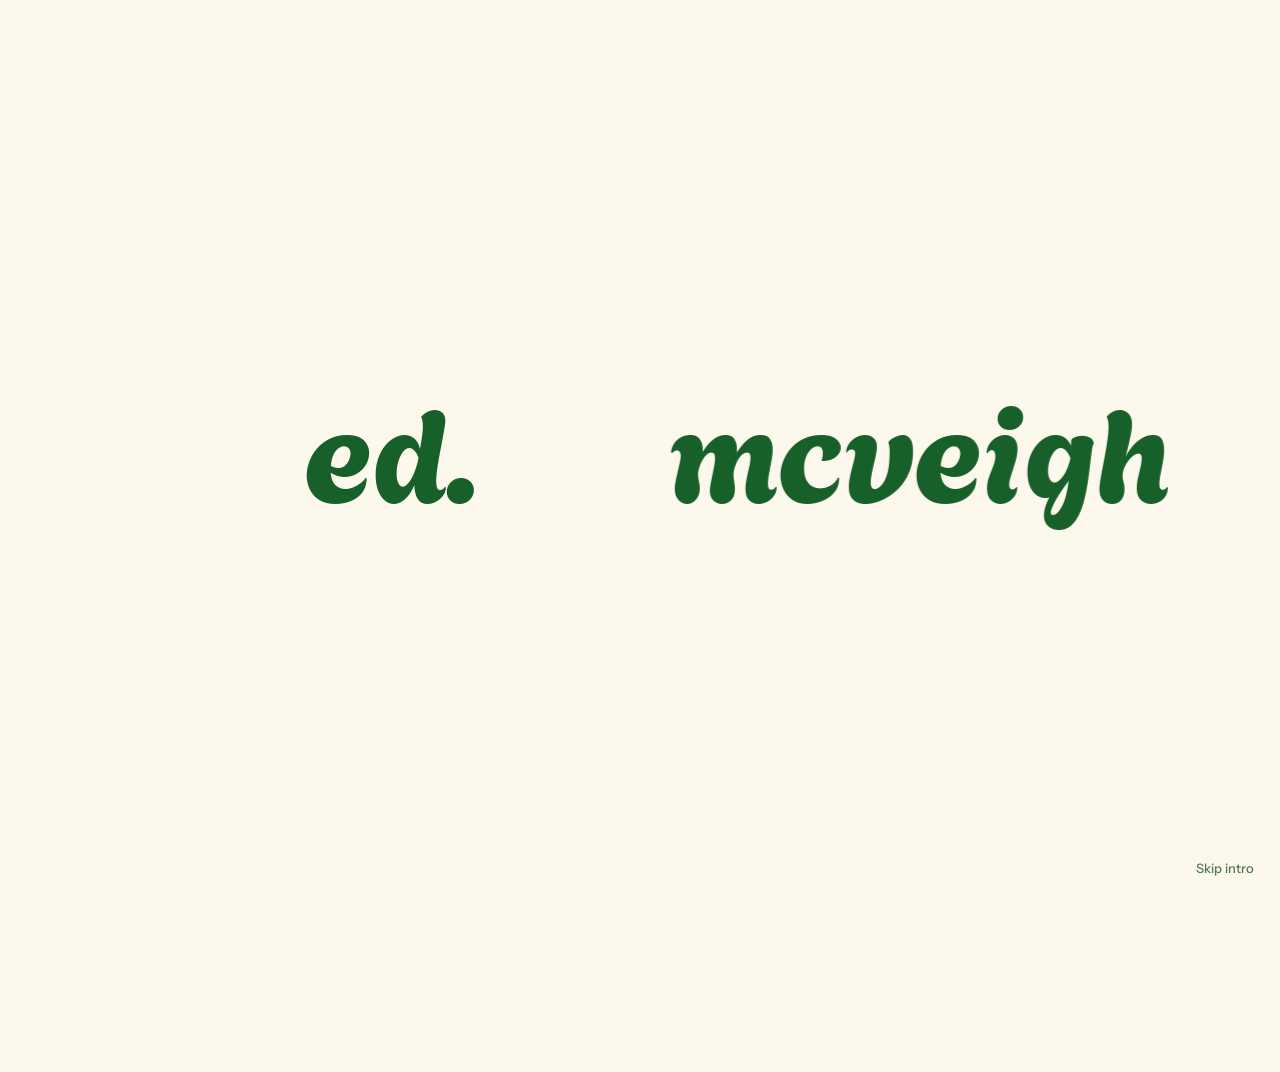
<file: landing/index.html>
<!doctype html>
<html lang="en">
<head>
<meta charset="utf-8">
<meta name="viewport" content="width=device-width, initial-scale=1, viewport-fit=cover">
<title>ed.mcveigh</title>
<meta name="description" content="ed.mcveigh: hand-drawn Philly stickers, original paintings and custom house portraits, made in Philadelphia.">
<link rel="icon" href="favicon.ico" sizes="any">
<link rel="icon" href="brand/favicon-32.png" type="image/png" sizes="32x32">
<link rel="apple-touch-icon" href="brand/apple-touch-icon.png">
<meta name="theme-color" content="#18602a">
<meta property="og:type" content="website">
<meta property="og:site_name" content="ed.mcveigh">
<meta property="og:title" content="ed.mcveigh">
<meta property="og:description" content="Hand-drawn Philly stickers, original paintings and custom house portraits. Made in Philadelphia.">
<meta property="og:url" content="https://edmcveigh.com/">
<meta property="og:image" content="https://edmcveigh.com/brand/og-image.png">
<meta property="og:image:width" content="1200">
<meta property="og:image:height" content="630">
<meta name="twitter:card" content="summary_large_image">
<style>:root{box-sizing:border-box;padding-top:env(safe-area-inset-top,0px);padding-bottom:env(safe-area-inset-bottom,0px)}[hidden]{display:none!important}</style>
<link rel="preconnect" href="https://fonts.googleapis.com">
<link rel="preconnect" href="https://fonts.gstatic.com" crossorigin>
<link rel="stylesheet" href="https://fonts.googleapis.com/css2?family=Agbalumo&family=Instrument+Sans:wght@400;500;600&display=swap">
<script>
  // hide the page content until the intro hands over (only when the intro will actually run).
  // It plays once per visit: not again on a reload or when someone comes Back from a link.
  (() => {
    let played = false;
    try { played = sessionStorage.getItem('edm-links-intro') === '1'; } catch (e) {}
    if (!played && !matchMedia('(prefers-reduced-motion: reduce)').matches) document.documentElement.classList.add('intro');
  })();
  // pick light or dark before anything paints: saved choice, else the viewer's own setting
  (() => {
    let m = null;
    try { m = localStorage.getItem('edm-mode'); } catch (e) {}
    if (m !== 'light' && m !== 'dark') {
      const host = document.documentElement.getAttribute('data-theme');
      m = host === 'dark' || host === 'light' ? host : (matchMedia('(prefers-color-scheme: dark)').matches ? 'dark' : 'light');
    }
    document.documentElement.dataset.mode = m;
  })();
</script>
<style>
/* Layout: a single narrow column of link rows under a corner logo; the crash intro plays over it first. Brand look, single theme by choice. */
:root {
  --cream: #fcf8ec;                            /* page background */
  --ink: #18602a;                              /* lettering, borders, icons */
  --ink-soft: #4f7a58;
  --shadow: rgba(24, 96, 42, .16);
  --shadow-lift: rgba(24, 96, 42, .32);
  --line: #d9e3d2;
  --tint: #f1f1e0;
  --display: "Agbalumo", "Cooper Black", Georgia, serif;
  --ui: "Instrument Sans", system-ui, -apple-system, sans-serif;
  /* layout: the logo hugs the top-left corner; content starts indented to its right */
  --edge: clamp(20px, 4vw, 64px);              /* logo's distance from the page edge */
  --inset: clamp(18px, 6vw, 56px);            /* content always sits this far inside the logo / Philadelphia edges */
  --logo-h: clamp(44px, 4.5vw, 60px);          /* logo slot height; the e is ~82% of it */
  color-scheme: light;
}
/* dark mode: maroon and sky blue */
:root[data-mode="dark"] {
  --cream: #2b0610;
  --ink: #86d8ef;
  --ink-soft: #79b3c7;
  --line: #4a2230;
  --tint: #3a0d19;
  --shadow: rgba(0, 0, 0, .35);
  --shadow-lift: rgba(0, 0, 0, .55);
  color-scheme: dark;
}
* { box-sizing: border-box; }
html, body { margin: 0; }
body {
  background: var(--cream);
  color: var(--ink);
  font-family: var(--ui);
  font-size: 16px;
  line-height: 1.5;
  min-height: 100svh;
}
.intro body { overflow: hidden; }

header {
  display: flex; align-items: center; justify-content: space-between;
  padding-block: 22px 0; padding-inline: var(--edge);
}
.header-right { display: flex; align-items: center; gap: 14px; }
.mode {
  display: grid; place-items: center; width: 40px; height: 40px; padding: 0;
  border: 2px solid var(--ink); border-radius: 4px; background: transparent; color: var(--ink); cursor: pointer;
  transition: transform .2s cubic-bezier(.2,.7,.2,1), background .2s, color .2s;
}
.mode:hover, .mode:focus-visible { transform: translateY(-2px); background: var(--ink); color: var(--cream); outline: none; }
.mode svg { width: 20px; height: 20px; }
.mode .moon { display: block; } .mode .sun { display: none; }
:root[data-mode="dark"] .mode .moon { display: none; } :root[data-mode="dark"] .mode .sun { display: block; }
body { transition: background .35s ease, color .35s ease; }
.logo-slot { position: relative; display: block; height: var(--logo-h); width: calc(var(--logo-h) * 1.3); border-radius: 4px; }
.logo-slot:focus-visible { outline: 2px solid var(--ink); outline-offset: 6px; }
.logo-static {
  /* sized and centred like the intro's flying "e.": the e is ~82% of the slot's height (its ink is 0.53em tall),
     and the middle of its ink (0.708em below the top of the text box) sits on the slot's centre line */
  position: absolute; left: 50%; top: 50%; white-space: nowrap;
  font-family: var(--display); font-size: calc(var(--logo-h) * 0.82 / 0.53); line-height: 1; color: var(--ink); text-decoration: none;
  transform: translate(-50%, -0.67em);
}
.logo-static .e { display: inline-block; transform: rotate(-9deg); transform-origin: 10% 85%; }
.logo-static .d { display: inline-block; margin-left: 0.08em; transform: translateY(-0.095em); }
.place { font-size: 13px; letter-spacing: .08em; text-transform: uppercase; color: var(--ink-soft); }

/* content sits inside the logo/Philadelphia margins, centred on the page */
main {
  padding-inline: calc(var(--edge) + var(--inset)); padding-block: 40px 64px;
  display: flex; flex-direction: column; align-items: center; gap: 28px;
}
.who { width: 100%; max-width: 520px; }
@media (min-width: 600px) and (max-width: 1024px) { .who { max-width: min(520px, 60vw); } }
.who h1 {
  font-family: var(--display); font-weight: 400;
  font-size: clamp(34px, 8vw, 46px); line-height: 1.05; margin: 0 0 10px;
  text-wrap: balance;
}
.who p { margin: 0; color: var(--ink-soft); font-size: 17px; }

/* one shared column: every button is the same width, never narrower than the longest label */
.links { width: 100%; list-style: none; margin: 0; padding: 0; display: grid; grid-template-columns: minmax(max-content, 440px); justify-content: center; gap: 12px; max-width: 100%; }
.links a, .links .soon {
  display: grid; grid-template-columns: 1fr auto; align-items: center; gap: 4px 16px;
  padding: 16px 20px; border: 2px solid var(--ink); border-radius: 4px;
  white-space: nowrap;
  color: var(--ink); text-decoration: none; background: var(--cream);
  box-shadow: 0 2px 4px var(--shadow);
  transition: background .18s, color .18s, border-color .3s, transform .22s cubic-bezier(.2,.7,.2,1), box-shadow .22s cubic-bezier(.2,.7,.2,1);
}
.links a:hover, .links a:focus-visible { background: var(--ink); color: var(--cream); transform: translateY(-4px); box-shadow: 0 10px 18px -6px var(--shadow-lift); outline: none; }
.links a:active { transform: translateY(-1px); box-shadow: 0 2px 4px var(--shadow); }
.links a:hover .sub, .links a:focus-visible .sub { color: var(--cream); opacity: .8; }
.links .soon { border-style: dashed; box-shadow: none; opacity: .65; cursor: default; }
.links .label { font-weight: 600; font-size: 18px; min-width: 0; }
.links .sub { grid-column: 1; font-size: 14px; color: var(--ink-soft); }
.links .arrow { grid-row: 1 / span 2; grid-column: 2; font-size: 22px; transition: transform .18s; }
.links a:hover .arrow { transform: translateX(4px); }

@media (max-width: 480px) { .links a, .links .soon { padding-inline: 16px; gap: 4px 12px; } .links .sub { font-size: 13px; } .links .label { font-size: 17px; } }
@media (max-width: 380px) { :root { --edge: 16px; --inset: 12px; } .links a, .links .soon { padding-inline: 12px; gap: 4px 10px; } }

footer {
  display: flex; flex-direction: column; align-items: center; gap: 14px;
  font-size: 13px; color: var(--ink-soft); text-align: center;
  padding-block: 0 36px; padding-inline: var(--edge);
}
.social { list-style: none; margin: 0; padding: 0; display: flex; flex-wrap: wrap; justify-content: center; gap: 10px; }
.social a {
  display: grid; place-items: center; width: 44px; height: 44px; border-radius: 4px;
  color: var(--ink); text-decoration: none;
  transition: transform .2s cubic-bezier(.2,.7,.2,1), background .2s, color .2s;
}
.social svg { height: 22px; width: 22px; }
.social a:hover, .social a:focus-visible { transform: translateY(-3px); background: var(--ink); color: var(--cream); outline: none; }
.copy { margin: 0; }


/* content reveal after the intro */
.intro .reveal { opacity: 0; transform: translateY(16px); }
.reveal { transition: opacity .6s cubic-bezier(.2,.7,.2,1), transform .6s cubic-bezier(.2,.7,.2,1); transition-delay: calc(var(--d, 0) * 70ms); }
.intro.show .reveal { opacity: 1; transform: none; }
.intro .logo-static { visibility: hidden; }

/* intro layers */
.overlay { position: fixed; inset: 0; z-index: 20; background: var(--cream); overflow: hidden; transition: opacity .5s ease; }
.overlay.gone { opacity: 0; pointer-events: none; }
.word { position: absolute; left: 0; top: 0; font-family: var(--display); line-height: 1; letter-spacing: -0.01em; white-space: nowrap; color: var(--ink); }
.ch { display: inline-block; transform-origin: 50% 60%; will-change: transform, opacity; }
.spark { position: absolute; left: 0; top: 0; border-radius: 50%; background: var(--ink); pointer-events: none; }
.hero { position: absolute; left: 0; top: 0; z-index: 30; font-family: var(--display); line-height: 1; color: var(--ink); pointer-events: none; will-change: transform; }
.skip {
  position: fixed; right: 16px; bottom: calc(16px + env(safe-area-inset-bottom, 0px)); z-index: 40;
  font: 500 13px var(--ui); color: var(--ink-soft); background: transparent; border: 0; padding: 8px 10px; cursor: pointer;
}
.skip:focus-visible { outline: 2px solid var(--ink); border-radius: 4px; }
</style>
</head>
<body>


<header>
  <a class="logo-slot" id="logoSlot" href="#top" aria-label="ed.mcveigh, back to top">
    <span class="logo-static" id="logoStatic" aria-hidden="true"><span class="e">e</span><span class="d">.</span></span>
  </a>
  <div class="header-right reveal" style="--d:0">
    <button class="mode" id="modeToggle" type="button" aria-label="Switch to dark mode" title="Switch to dark mode">
      <svg class="moon" viewBox="0 0 24 24" aria-hidden="true"><path fill="currentColor" d="M20.5 14.6A8.5 8.5 0 0 1 9.4 3.5a8.5 8.5 0 1 0 11.1 11.1z"/></svg>
      <svg class="sun" viewBox="0 0 24 24" aria-hidden="true"><g fill="none" stroke="currentColor" stroke-width="2.2" stroke-linecap="round"><circle cx="12" cy="12" r="4.2" fill="currentColor" stroke="none"/><path d="M12 2.5v2.2M12 19.3v2.2M2.5 12h2.2M19.3 12h2.2M5.3 5.3l1.6 1.6M17.1 17.1l1.6 1.6M5.3 18.7l1.6-1.6M17.1 6.9l1.6-1.6"/></g></svg>
    </button>
    <span class="place">Philadelphia</span>
  </div>
</header>

<main id="top">
  <section class="who">
    <h1 class="reveal" style="--d:1">ed.mcveigh</h1>
    <p class="reveal" style="--d:2">Artist and designer. Hand-drawn stickers for your stuff, one-of-a-kind art for your walls.</p>
  </section>

  <ul class="links" id="links"></ul>
</main>

<footer class="reveal" style="--d:9">
  <ul class="social" aria-label="Elsewhere">
    <li><a href="https://www.instagram.com/ed.mcveigh/" target="_blank" rel="noopener" aria-label="Instagram" title="Instagram"><svg aria-hidden="true" focusable="false" fill="currentColor" xmlns="http://www.w3.org/2000/svg" viewBox="0 0 448 512"><!--! Font Awesome Free 6.7.2 by @fontawesome - https://fontawesome.com License - https://fontawesome.com/license/free (Icons: CC BY 4.0, Fonts: SIL OFL 1.1, Code: MIT License) Copyright 2024 Fonticons, Inc. --><path d="M224.1 141c-63.6 0-114.9 51.3-114.9 114.9s51.3 114.9 114.9 114.9S339 319.5 339 255.9 287.7 141 224.1 141zm0 189.6c-41.1 0-74.7-33.5-74.7-74.7s33.5-74.7 74.7-74.7 74.7 33.5 74.7 74.7-33.6 74.7-74.7 74.7zm146.4-194.3c0 14.9-12 26.8-26.8 26.8-14.9 0-26.8-12-26.8-26.8s12-26.8 26.8-26.8 26.8 12 26.8 26.8zm76.1 27.2c-1.7-35.9-9.9-67.7-36.2-93.9-26.2-26.2-58-34.4-93.9-36.2-37-2.1-147.9-2.1-184.9 0-35.8 1.7-67.6 9.9-93.9 36.1s-34.4 58-36.2 93.9c-2.1 37-2.1 147.9 0 184.9 1.7 35.9 9.9 67.7 36.2 93.9s58 34.4 93.9 36.2c37 2.1 147.9 2.1 184.9 0 35.9-1.7 67.7-9.9 93.9-36.2 26.2-26.2 34.4-58 36.2-93.9 2.1-37 2.1-147.8 0-184.8zM398.8 388c-7.8 19.6-22.9 34.7-42.6 42.6-29.5 11.7-99.5 9-132.1 9s-102.7 2.6-132.1-9c-19.6-7.8-34.7-22.9-42.6-42.6-11.7-29.5-9-99.5-9-132.1s-2.6-102.7 9-132.1c7.8-19.6 22.9-34.7 42.6-42.6 29.5-11.7 99.5-9 132.1-9s102.7-2.6 132.1 9c19.6 7.8 34.7 22.9 42.6 42.6 11.7 29.5 9 99.5 9 132.1s2.7 102.7-9 132.1z"/></svg></a></li>
    <li><a href="https://www.threads.com/@ed.mcveigh" target="_blank" rel="noopener" aria-label="Threads" title="Threads"><svg aria-hidden="true" focusable="false" fill="currentColor" xmlns="http://www.w3.org/2000/svg" viewBox="0 0 448 512"><!--! Font Awesome Free 6.7.2 by @fontawesome - https://fontawesome.com License - https://fontawesome.com/license/free (Icons: CC BY 4.0, Fonts: SIL OFL 1.1, Code: MIT License) Copyright 2024 Fonticons, Inc. --><path d="M331.5 235.7c2.2 .9 4.2 1.9 6.3 2.8c29.2 14.1 50.6 35.2 61.8 61.4c15.7 36.5 17.2 95.8-30.3 143.2c-36.2 36.2-80.3 52.5-142.6 53h-.3c-70.2-.5-124.1-24.1-160.4-70.2c-32.3-41-48.9-98.1-49.5-169.6V256v-.2C17 184.3 33.6 127.2 65.9 86.2C102.2 40.1 156.2 16.5 226.4 16h.3c70.3 .5 124.9 24 162.3 69.9c18.4 22.7 32 50 40.6 81.7l-40.4 10.8c-7.1-25.8-17.8-47.8-32.2-65.4c-29.2-35.8-73-54.2-130.5-54.6c-57 .5-100.1 18.8-128.2 54.4C72.1 146.1 58.5 194.3 58 256c.5 61.7 14.1 109.9 40.3 143.3c28 35.6 71.2 53.9 128.2 54.4c51.4-.4 85.4-12.6 113.7-40.9c32.3-32.2 31.7-71.8 21.4-95.9c-6.1-14.2-17.1-26-31.9-34.9c-3.7 26.9-11.8 48.3-24.7 64.8c-17.1 21.8-41.4 33.6-72.7 35.3c-23.6 1.3-46.3-4.4-63.9-16c-20.8-13.8-33-34.8-34.3-59.3c-2.5-48.3 35.7-83 95.2-86.4c21.1-1.2 40.9-.3 59.2 2.8c-2.4-14.8-7.3-26.6-14.6-35.2c-10-11.7-25.6-17.7-46.2-17.8H227c-16.6 0-39 4.6-53.3 26.3l-34.4-23.6c19.2-29.1 50.3-45.1 87.8-45.1h.8c62.6 .4 99.9 39.5 103.7 107.7l-.2 .2zm-156 68.8c1.3 25.1 28.4 36.8 54.6 35.3c25.6-1.4 54.6-11.4 59.5-73.2c-13.2-2.9-27.8-4.4-43.4-4.4c-4.8 0-9.6 .1-14.4 .4c-42.9 2.4-57.2 23.2-56.2 41.8l-.1 .1z"/></svg></a></li>
    <li><a href="https://www.facebook.com/ed.mcveigh.9" target="_blank" rel="noopener" aria-label="Facebook" title="Facebook"><svg aria-hidden="true" focusable="false" fill="currentColor" xmlns="http://www.w3.org/2000/svg" viewBox="0 0 320 512"><!--! Font Awesome Free 6.7.2 by @fontawesome - https://fontawesome.com License - https://fontawesome.com/license/free (Icons: CC BY 4.0, Fonts: SIL OFL 1.1, Code: MIT License) Copyright 2024 Fonticons, Inc. --><path d="M80 299.3V512H196V299.3h86.5l18-97.8H196V166.9c0-51.7 20.3-71.5 72.7-71.5c16.3 0 29.4 .4 37 1.2V7.9C291.4 4 256.4 0 236.2 0C129.3 0 80 50.5 80 159.4v42.1H14v97.8H80z"/></svg></a></li>
    <li><a href="https://www.etsy.com/shop/EdMcveighArt" target="_blank" rel="noopener" aria-label="Etsy" title="Etsy"><svg aria-hidden="true" focusable="false" fill="currentColor" xmlns="http://www.w3.org/2000/svg" viewBox="0 0 384 512"><!--! Font Awesome Free 6.7.2 by @fontawesome - https://fontawesome.com License - https://fontawesome.com/license/free (Icons: CC BY 4.0, Fonts: SIL OFL 1.1, Code: MIT License) Copyright 2024 Fonticons, Inc. --><path d="M384 348c-1.75 10.75-13.75 110-15.5 132-117.879-4.299-219.895-4.743-368.5 0v-25.5c45.457-8.948 60.627-8.019 61-35.25 1.793-72.322 3.524-244.143 0-322-1.029-28.46-12.13-26.765-61-36v-25.5c73.886 2.358 255.933 8.551 362.999-3.75-3.5 38.25-7.75 126.5-7.75 126.5H332C320.947 115.665 313.241 68 277.25 68h-137c-10.25 0-10.75 3.5-10.75 9.75V241.5c58 .5 88.5-2.5 88.5-2.5 29.77-.951 27.56-8.502 40.75-65.251h25.75c-4.407 101.351-3.91 61.829-1.75 160.25H257c-9.155-40.086-9.065-61.045-39.501-61.5 0 0-21.5-2-88-2v139c0 26 14.25 38.25 44.25 38.25H263c63.636 0 66.564-24.996 98.751-99.75H384z"/></svg></a></li>
  </ul>
  <p class="copy" id="policiesLine" hidden><a id="policiesLink" href="https://shop.edmcveigh.com/#policies" style="color:inherit">Shop policies</a></p>
  <p class="copy">© ed.mcveigh · Icons by <a href="https://fontawesome.com" target="_blank" rel="noopener" style="color:inherit">Font Awesome</a></p>
</footer>

<script>
/* ---------- Your links: replace each "#" with the real address ---------- */
// The shop's address. While previewing on the pages.dev address, links go to the preview shop instead.
// ---- The one switch: true = links go to shop.edmcveigh.com (live since Oct 15 2026); false = back to Etsy. ----
const SHOP_LIVE = true;
// House portraits: false = the Etsy listing, true = the shop's portrait page.
const PORTRAITS_ON_SHOP = true;

const SHOP = location.hostname.endsWith('pages.dev') ? 'https://edmcveigh-shop.pages.dev' : 'https://shop.edmcveigh.com';
// Tags visits from this page so the shop's visit counts (Umami) show they came from the links page.
const FROM_LINKS = '/?utm_source=links-page&utm_medium=social';
const ETSY = 'https://www.etsy.com/shop/EdMcveighArt';
if (SHOP_LIVE) {
  document.getElementById('policiesLink').href = SHOP + '/#policies';
  document.getElementById('policiesLine').hidden = false;
}

const LINKS = SHOP_LIVE ? [
  { label: 'Sticker shop',    sub: 'Glossy, waterproof, die-cut',         href: SHOP + FROM_LINKS + '#stickers' },
  { label: 'Original art',    sub: 'Paintings, and signed prints',        href: SHOP + FROM_LINKS + '#originals' },
  { label: 'House portraits', sub: 'Commission a portrait of your home',  ...(PORTRAITS_ON_SHOP ? { href: SHOP + FROM_LINKS + '#portraits' } : { href: 'https://www.etsy.com/listing/4587496463', external: true }) },
  { label: 'Shop on Etsy',    sub: 'Prefer Etsy? Same stickers and art',  href: ETSY, external: true },
  { label: 'Wholesale',       sub: 'Faire · for shops and stockists',     href: 'https://faire.com/direct/edmcveighart', external: true },
  // not live yet: set soon to false (or delete the line) once design.edmcveigh.com is up
  { label: 'Portfolio',       sub: 'Design work · coming soon',           href: 'https://design.edmcveigh.com', soon: true },
] : [
  { label: 'Sticker shop',    sub: 'Etsy · glossy, waterproof, die-cut',  href: ETSY + '?section_id=60578830', external: true },
  { label: 'Original art',    sub: 'Etsy · one-of-a-kind pieces',         href: ETSY + '?section_id=52131764', external: true },
  { label: 'House portraits', sub: 'Commission a portrait of your home',  href: 'https://www.etsy.com/listing/4587496463', external: true },
  { label: 'Wholesale',       sub: 'Faire · for shops and stockists',     href: 'https://faire.com/direct/edmcveighart', external: true },
  { label: 'Portfolio',       sub: 'Design work · coming soon',           href: 'https://design.edmcveigh.com', soon: true },
];

const list = document.getElementById('links');
LINKS.forEach((l, i) => {
  const li = document.createElement('li');
  li.className = 'reveal'; li.style.setProperty('--d', 3 + i);
  li.innerHTML = l.soon
    ? `<span class="soon" aria-disabled="true"><span class="label"></span><span class="sub"></span><span class="arrow" aria-hidden="true">·</span></span>`
    : `<a href="${l.href}"${l.external ? ' target="_blank" rel="noopener"' : ''}><span class="label"></span><span class="sub"></span><span class="arrow" aria-hidden="true">→</span></a>`;
  li.querySelector('.label').textContent = l.label;
  li.querySelector('.sub').textContent = l.sub;
  list.appendChild(li);
});

/* ---------- Visit counts ---------- */
// Sent to the shop's own counter (no cookies; see the shop's functions/api/hit.js) and shown on
// shop.edmcveigh.com/stats. Open edmcveigh.com/?nocount once on your own devices so they don't count.
(() => {
  const HIT = 'https://shop.edmcveigh.com/api/hit';
  try {
    if (new URLSearchParams(location.search).has('nocount')) localStorage.setItem('edm-no-count', '1');
    if (localStorage.getItem('edm-no-count')) return;
  } catch (e) { /* storage blocked: count as usual */ }
  const q = new URLSearchParams(location.search);
  const send = (extra) => {
    try {
      const body = JSON.stringify({ path: '/', ref: document.referrer, source: q.get('utm_source') || '', campaign: q.get('utm_campaign') || '', ...extra });
      if (!(navigator.sendBeacon && navigator.sendBeacon(HIT, body))) fetch(HIT, { method: 'POST', body, keepalive: true, mode: 'no-cors' }).catch(() => {});
    } catch (e) { /* counting is optional */ }
  };
  send({ kind: 'view' });
  list.addEventListener('click', (e) => {
    const a = e.target.closest('a');
    if (a) send({ kind: 'event', event: 'Link click', product: (a.querySelector('.label') || {}).textContent || a.href });
  });
})();

/* ---------- Light / dark toggle ---------- */
(() => {
  const btn = document.getElementById('modeToggle');
  const root = document.documentElement;
  const label = () => {
    const next = root.dataset.mode === 'dark' ? 'light' : 'dark';
    btn.setAttribute('aria-label', `Switch to ${next} mode`); btn.title = `Switch to ${next} mode`;
  };
  label();
  btn.addEventListener('click', () => {
    root.dataset.mode = root.dataset.mode === 'dark' ? 'light' : 'dark';
    try { localStorage.setItem('edm-mode', root.dataset.mode); } catch (e) {}
    label();
  });
})();

/* ---------- Intro: the crash, then "e." flies up into the logo spot ---------- */
(() => {
  const root = document.documentElement;
  if (!root.classList.contains('intro')) return;
  try { sessionStorage.setItem('edm-links-intro', '1'); } catch (e) { /* plays again next load; harmless */ }

  const slot = document.getElementById('logoSlot');
  const logoStatic = document.getElementById('logoStatic');
  const rand = (a, b) => a + Math.random() * (b - a);
  const kick = m => (Math.random() < 0.5 ? -1 : 1) * rand(0.4 * m, m);
  const clamp = (v, a, b) => Math.max(a, Math.min(b, v));
  const easeOut = x => 1 - Math.pow(1 - x, 3);
  const easeInOut = x => x < 0.5 ? 4 * x * x * x : 1 - Math.pow(-2 * x + 2, 3) / 2;
  const knock = (u, amp) => u <= 0 ? 0 : (u < 0.03 ? -amp * u / 0.03 : -amp * Math.exp(-11 * (u - 0.03)) * Math.cos(20 * (u - 0.03)));
  const squash = (u, amt) => u <= 0 ? 0 : amt * Math.exp(-22 * u);
  const env = (u, k) => u <= 0 ? 0 : (u < 0.025 ? u / 0.025 : Math.exp(-k * (u - 0.025)));
  const set = (el, x, y, r, sx, sy, o = 1) => { el.style.transform = `translate(${x}px, ${y}px) rotate(${r}deg) scale(${sx}, ${sy})`; el.style.opacity = o; };

  // timeline in animation seconds (real = anim / SPEED)
  const SPEED = 0.75;
  const A = 0.35, B = 0.72, C = 0.86, D = 1.04, E = 1.15, Ex = E + 0.07;
  const F0 = E + 0.95, F1 = F0 + 0.6;    // fly to the corner
  const EG = 1.4, TILT = 9, ZC = 1.7;    // e grows at impact; group zoom while centred

  const overlay = document.createElement('div'); overlay.className = 'overlay';
  const word = document.createElement('div'); word.className = 'word'; word.setAttribute('aria-hidden', 'true');
  overlay.appendChild(word);
  const hero = document.createElement('div'); hero.className = 'hero'; hero.setAttribute('aria-hidden', 'true');
  const skip = document.createElement('button'); skip.className = 'skip'; skip.type = 'button'; skip.textContent = 'Skip intro';
  document.body.append(overlay, hero, skip);

  let letters, sparks = [], st, raf = 0, finished = false;

  function finish() {
    if (finished) return; finished = true;
    cancelAnimationFrame(raf);
    overlay.remove(); skip.remove();
    // the animated "e." has landed exactly where the header logo sits, so swap to the real one
    hero.remove(); logoStatic.style.visibility = 'visible';
    root.classList.add('show');
    setTimeout(() => root.classList.remove('intro'), 1200);
  }
  skip.addEventListener('click', finish);

  function setup() {
    const vw = innerWidth, vh = innerHeight;
    const fs = Math.min(132, (vw - 40) / 6.6, vh / 5);
    word.style.fontSize = fs + 'px';
    const text = 'ed.mcveigh', chars = [...text], dotIdx = chars.indexOf('.');
    letters = chars.map((ch, i) => {
      const el = document.createElement('span'); el.className = 'ch'; el.textContent = ch; word.appendChild(el);
      return { el, role: i === 0 ? 'keep' : i === dotIdx ? 'dot' : i > dotIdx ? 'tail' : 'fly' };
    });
    const ww = word.getBoundingClientRect().width;
    word.style.left = (vw - ww) / 2 + 'px';
    word.style.top = (vh / 2 - fs * 0.55) + 'px';

    const keep = letters[0], dot = letters[dotIdx], firstTail = letters[dotIdx + 1];
    const hitR = firstTail.el.getBoundingClientRect();
    const hit = { x: hitR.left, y: hitR.top + hitR.height * 0.55 };
    letters.forEach((l, i) => {
      const r = l.el.getBoundingClientRect();
      const ang = Math.atan2(r.top + r.height / 2 - hit.y + rand(-0.6, 0.6) * fs, r.left + r.width / 2 - hit.x) + rand(-1.6, 1.6);
      const v = rand(8, 17) * fs;
      l.vx = Math.cos(ang) * v; l.vy = Math.sin(ang) * v - rand(2, 6) * fs;
      l.vr = rand(-650, 650); l.grow = rand(-0.25, 0.45);
      l.j1 = { x: kick(0.11), y: kick(0.22), r: kick(22) };
      l.j2 = { x: kick(0.12), y: kick(0.24), r: kick(26) };
      l.cdir = i > dotIdx ? -(i - dotIdx) : (dotIdx - i);
      l.px = l.py = l.pr = 0;
    });

    // "e." moves into its own layer so it can zoom and fly without dragging the other letters along
    hero.style.fontSize = fs + 'px';
    hero.style.left = word.style.left; hero.style.top = word.style.top;
    const w0 = word.getBoundingClientRect();
    [keep, dot].forEach(l => {
      const r = l.el.getBoundingClientRect(), c = l.el.cloneNode(true);
      c.style.position = 'absolute'; c.style.left = (r.left - w0.left) + 'px'; c.style.top = (r.top - w0.top) + 'px';
      hero.appendChild(c); l.el.style.visibility = 'hidden'; l.el = c;
    });
    const kr = keep.el.getBoundingClientRect(), dotLeft = dot.el.getBoundingClientRect().left;
    const dotTarget = gr => (kr.left + kr.width * gr * 0.97 + fs * 0.06 * gr) - dotLeft;
    const dotLift = kr.width * EG * Math.sin(TILT * Math.PI / 180) * 0.75 + fs * 0.03;
    keep.el.style.transformOrigin = '10% 85%'; dot.el.style.transformOrigin = '0% 85%';

    // where "e." sits at rest, so zooms and flights can aim at its centre
    set(keep.el, 0, 0, -TILT, EG, EG); set(dot.el, dotTarget(EG), -dotLift, 0, EG, EG);
    const a = keep.el.getBoundingClientRect(), b = dot.el.getBoundingClientRect(), hr = hero.getBoundingClientRect();
    const cx = (Math.min(a.left, b.left) + Math.max(a.right, b.right)) / 2;
    const cy = (Math.min(a.top, b.top) + Math.max(a.bottom, b.bottom)) / 2;
    keep.el.style.transform = dot.el.style.transform = '';
    hero.style.transformOrigin = `${cx - hr.left}px ${cy - hr.top}px`;

    // the text box sits off the visible ink; these ratios (measured from the font) re-centre on the ink
    const ink = s => ({ x: 0.058 * fs * EG * s, y: 0.207 * fs * EG * s, h: 0.53 * fs * EG * s });
    st = { fs, S: fs * 1.5, S2: fs * 0.6, g: fs * 9, hit, keep, dot, dotTarget, dotLift, cx, cy, ink, fired1: false, fired2: false, landed: false };
  }

  // Where the flying "e" must end up: exactly on top of the header's (hidden) logo e,
  // so swapping one for the other at the end is invisible (same as the shop's intro).
  function measureLanding() {
    const logoE = logoStatic.querySelector('.e');
    const sL = parseFloat(getComputedStyle(logoStatic).fontSize) / (st.fs * EG);
    const before = hero.style.transform;
    hero.style.transform = `translate(0px, 0px) scale(${sL})`;
    const a = st.keep.el.getBoundingClientRect(), b = logoE.getBoundingClientRect();
    hero.style.transform = before;
    return { x: b.left - a.left, y: b.top - a.top, s: sL };
  }
  // transform for the hero: k = 0 → centred big, k = 1 → parked on the header logo
  function heroTarget(k) {
    const { cx, cy, ink } = st;
    const cT = { x: innerWidth / 2 - ink(ZC).x - cx, y: innerHeight / 2 - ink(ZC).y - cy, s: ZC };
    if (k <= 0) return cT;
    const lT = st.landing || (st.landing = measureLanding());
    return { x: cT.x + (lT.x - cT.x) * k, y: cT.y + (lT.y - cT.y) * k, s: cT.s + (lT.s - cT.s) * k };
  }
  function placeHero(k) { const t = heroTarget(k); hero.style.transform = `translate(${t.x}px, ${t.y}px) scale(${t.s})`; }

  function burst(n, power) {
    for (let i = 0; i < n; i++) {
      const el = document.createElement('div'); el.className = 'spark';
      const size = rand(0.04, 0.13) * st.fs * power; el.style.width = el.style.height = size + 'px';
      overlay.appendChild(el);
      const a = rand(0, Math.PI * 2), v = rand(4, 13) * st.fs * power;
      sparks.push({ el, x: st.hit.x - size / 2, y: st.hit.y - size / 2, vx: Math.cos(a) * v, vy: Math.sin(a) * v, t0: null, life: rand(0.35, 0.7) });
    }
  }

  function frame(t) {
    const { fs, S, S2, g, dotTarget, dotLift } = st;
    const u1 = t - C, u2 = t - E;
    if (!st.fired1 && t >= C) { st.fired1 = true; burst(5, 0.6); }
    if (!st.fired2 && t >= E) { st.fired2 = true; burst(13, 0.8); }

    let tailX = 0;
    if (t >= A && t < B) tailX = S * easeOut((t - A) / (B - A));
    else if (t >= B && t < C) tailX = S * (1 - Math.pow((t - B) / (C - B), 3));
    else if (t >= C && t < D) tailX = S2 * easeOut((t - C) / (D - C));
    else if (t >= D && t < E) tailX = S2 * (1 - Math.pow((t - D) / (E - D), 2.5));

    const headX = knock(u1, fs * 0.09) * (t < E ? 1 : 0) + knock(u2, fs * 0.2);
    const sq = Math.max(squash(u1, 0.14) * (t < E ? 1 : 0), squash(u2, 0.24));
    const gv = u2 - 0.06;
    const grow = gv > 0 ? 1 + (EG - 1) * (1 - Math.exp(-6 * gv) * Math.cos(11 * gv)) : 1;
    const gp = (grow - 1) / (EG - 1);

    const shake = (u1 > 0 && t < E ? 3 * Math.exp(-16 * u1) : 0) + (u2 > 0 ? 7 * Math.exp(-10 * u2) : 0);
    overlay.style.transform = shake > 0.3 ? `translate(${rand(-1, 1) * shake}px, ${rand(-1, 1) * shake}px)` : '';

    const e1 = env(u1, 5), e2 = env(u2, 8), comp = fs * (0.14 * e1 + 0.2 * e2);
    letters.forEach(l => {
      const j = { x: (l.j1.x * e1 + l.j2.x * e2) * fs + comp * l.cdir, y: (l.j1.y * e1 + l.j2.y * e2) * fs, r: l.j1.r * e1 + l.j2.r * e2 };
      if (l.role === 'keep') { set(l.el, headX + j.x, j.y, headX / fs * 5 + j.r - TILT * gp, (1 - sq) * grow, (1 + sq * 0.7) * grow); return; }
      if (l.role === 'dot') {
        const f = u2 > 0.1 ? 1 - Math.exp(-8 * (u2 - 0.1)) * Math.cos(9 * (u2 - 0.1)) : 0;
        set(l.el, headX + dotTarget(grow) * f + j.x, j.y - dotLift * clamp(gp, 0, 1.1) * f, j.r * 0.5, (1 - sq) * grow, (1 + sq * 0.7) * grow); return;
      }
      if (t < Ex) {
        const base = l.role === 'tail' ? tailX : headX;
        const tsq = l.role === 'tail' ? Math.max(squash(u1, 0.25), squash(u2, 0.3)) : sq;
        l.px = base + j.x; l.py = j.y; l.pr = j.r;
        set(l.el, l.px, l.py, l.pr, 1 - tsq, 1 + tsq * 0.6); return;
      }
      const u = t - Ex, sc = 1 + l.grow * clamp(u * 2, 0, 1);
      set(l.el, l.px + l.vx * u, l.py + l.vy * u + 0.5 * g * u * u, l.pr + l.vr * u, sc, sc, clamp(1.6 - u * 1.6, 0, 1));
    });
    sparks.forEach(p => {
      if (p.t0 === null) p.t0 = t;
      const u = t - p.t0, k = Math.exp(-3 * u);
      set(p.el, p.x + p.vx * (1 - k) / 3, p.y + p.vy * (1 - k) / 3 + 0.5 * g * u * u, 0, 1, 1, clamp(1 - u / p.life, 0, 1));
    });

    // "e." punches to the centre on the second impact…
    const v = u2 - 0.1;
    if (v > 0 && t < F0) {
      const c = heroTarget(0);
      const kp = 1 - (1 + 11 * v) * Math.exp(-11 * v);
      const ks = 1 - Math.exp(-7 * v) * Math.cos(10 * v);
      hero.style.transform = `translate(${c.x * kp}px, ${c.y * kp}px) scale(${1 + (c.s - 1) * ks})`;
    }
    // …then flies up into the corner as the page arrives
    if (t >= F0) {
      const k = easeInOut(clamp((t - F0) / (F1 - F0), 0, 1));
      placeHero(k);
      if (!overlay.classList.contains('gone')) { overlay.classList.add('gone'); root.classList.add('show'); }
      if (k >= 1) { st.landed = true; finish(); return false; }
    }
    return true;
  }

  function start() {
    scrollTo(0, 0);
    setup();
    const t0 = performance.now();
    const loop = now => {
      if (finished) return;
      if (frame((now - t0) / 1000 * SPEED)) raf = requestAnimationFrame(loop);
    };
    raf = requestAnimationFrame(loop);
  }

  const fontReady = document.fonts ? document.fonts.load('80px Agbalumo') : Promise.resolve();
  Promise.race([fontReady, new Promise(r => setTimeout(r, 2000))]).then(() => setTimeout(start, 350));
})();
</script>
<script src="spin-logo.js"></script>
<script>edmSpinLogo(document.getElementById('logoSlot'), document.getElementById('logoStatic'));</script>
</body>
</html>
</file>
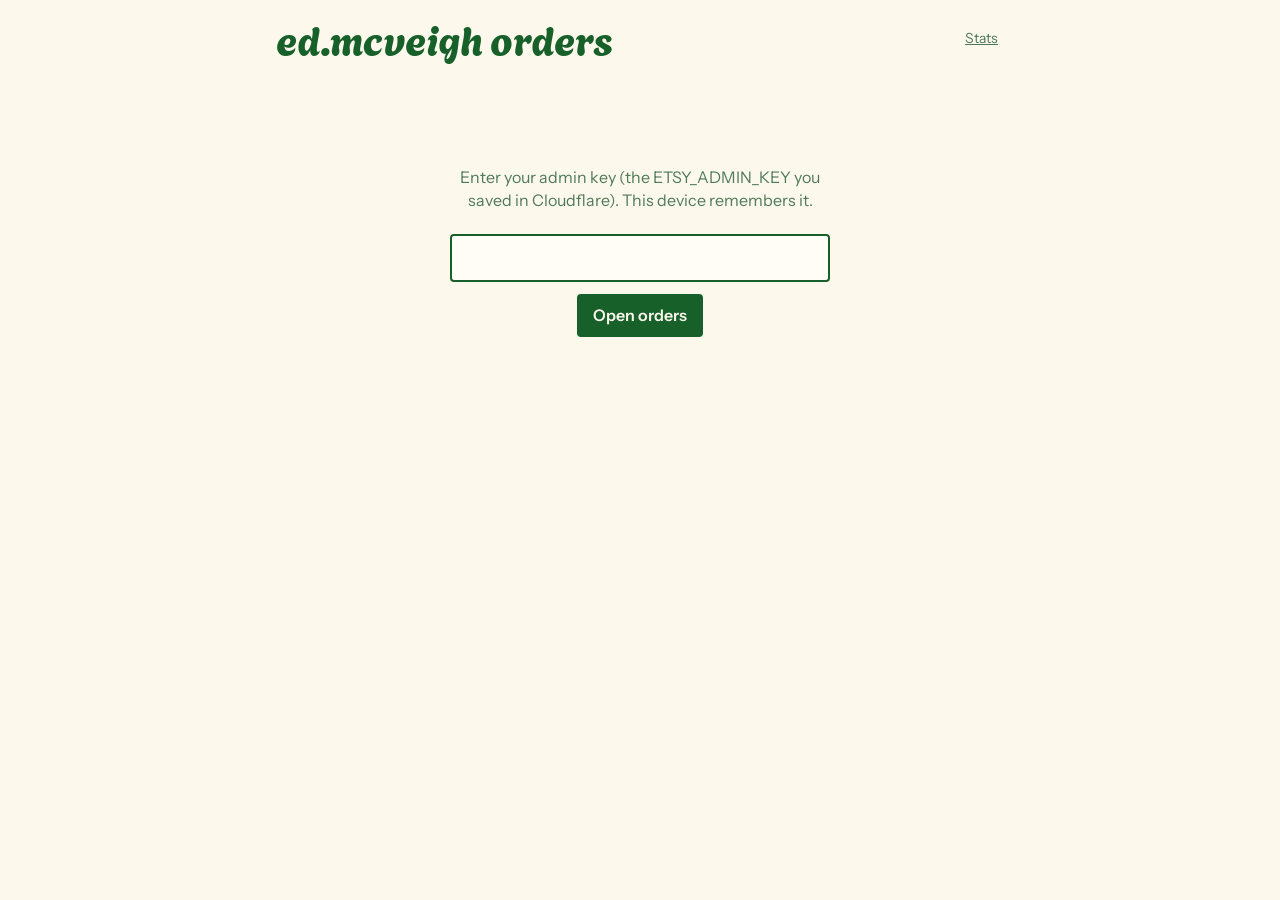
<file: orders/index.html>
<!doctype html>
<html lang="en">
<head>
<meta charset="utf-8">
<meta name="viewport" content="width=device-width, initial-scale=1, viewport-fit=cover">
<title>Orders · ed.mcveigh shop</title>
<meta name="robots" content="noindex, nofollow">
<link rel="icon" href="/favicon.ico" sizes="any">
<link rel="apple-touch-icon" href="/assets/brand/apple-touch-icon.png">
<meta name="theme-color" content="#18602a">
<link rel="preconnect" href="https://fonts.googleapis.com">
<link rel="preconnect" href="https://fonts.gstatic.com" crossorigin>
<link rel="stylesheet" href="https://fonts.googleapis.com/css2?family=Agbalumo&family=Instrument+Sans:wght@400;500;600&display=swap">
<script>
  (() => {
    let m = null;
    try { m = localStorage.getItem('edm-mode'); } catch (e) {}
    if (m !== 'light' && m !== 'dark') m = matchMedia('(prefers-color-scheme: dark)').matches ? 'dark' : 'light';
    document.documentElement.dataset.mode = m;
  })();
</script>
<style>
:root {
  --cream: #fcf8ec; --card: #fffdf6; --ink: #18602a; --ink-soft: #4f7a58; --line: rgba(24, 96, 42, .2);
  --late: #b3261e; --soon: #8a5a00; --soon-bg: #fbecc8; --late-bg: #f8dcd8; --ok-bg: #e2efe0;
  --shadow: rgba(24, 96, 42, .12);
  --display: "Agbalumo", "Cooper Black", Georgia, serif;
  --ui: "Instrument Sans", system-ui, -apple-system, sans-serif;
  color-scheme: light;
}
:root[data-mode="dark"] {
  --cream: #2b0610; --card: #380b17; --ink: #86d8ef; --ink-soft: #79b3c7; --line: rgba(134, 216, 239, .22);
  --late: #ff9b8f; --soon: #ffd37a; --soon-bg: rgba(255, 211, 122, .14); --late-bg: rgba(255, 155, 143, .14); --ok-bg: rgba(134, 216, 239, .12);
  --shadow: rgba(0, 0, 0, .35);
  color-scheme: dark;
}
* { box-sizing: border-box; }
html, body { margin: 0; }
body { background: var(--cream); color: var(--ink); font: 16px/1.45 var(--ui); min-height: 100svh; }
.wrap { max-width: 760px; margin: 0 auto; padding: 18px 16px 64px; }
header { display: flex; align-items: center; justify-content: space-between; gap: 12px; margin-bottom: 18px; }
h1 { font: 400 clamp(30px, 7vw, 40px)/1 var(--display); margin: 0; }
h1 a { color: inherit; text-decoration: none; }
button, input { font: inherit; color: inherit; }
.btn {
  border: 2px solid var(--ink); background: var(--cream); color: var(--ink); border-radius: 4px;
  padding: 8px 14px; font-weight: 600; cursor: pointer; white-space: nowrap;
}
.btn:hover, .btn:focus-visible { background: var(--ink); color: var(--cream); outline: none; }
.btn.solid { background: var(--ink); color: var(--cream); }
.btn.solid:hover, .btn.solid:focus-visible { filter: brightness(1.12); }
.btn.small { padding: 5px 10px; font-size: 14px; border-width: 1.5px; }
.btn:disabled { opacity: .5; cursor: default; }
.link { background: none; border: 0; padding: 0; color: var(--ink-soft); text-decoration: underline; cursor: pointer; font-size: 14px; }
.tabs { display: flex; gap: 6px; flex-wrap: wrap; margin-bottom: 14px; }
.tab { border: 1.5px solid var(--line); background: none; border-radius: 99px; padding: 6px 14px; font-weight: 600; cursor: pointer; }
.tab[aria-pressed="true"] { background: var(--ink); color: var(--cream); border-color: var(--ink); }
.toolbar { display: flex; justify-content: space-between; align-items: center; gap: 10px; flex-wrap: wrap; margin-bottom: 14px; color: var(--ink-soft); font-size: 14px; }
.order { background: var(--card); border: 1.5px solid var(--line); border-radius: 8px; padding: 16px; margin-bottom: 14px; box-shadow: 0 2px 6px var(--shadow); }
.order.done { opacity: .78; }
.top { display: flex; justify-content: space-between; align-items: flex-start; gap: 10px; flex-wrap: wrap; margin-bottom: 12px; }
.badge { display: inline-block; font-weight: 600; font-size: 14px; padding: 3px 10px; border-radius: 99px; background: var(--ok-bg); }
.badge.soon { background: var(--soon-bg); color: var(--soon); }
.badge.late { background: var(--late-bg); color: var(--late); }
.meta { color: var(--ink-soft); font-size: 14px; }
.cols { display: grid; grid-template-columns: 1fr 1fr; gap: 16px; }
@media (max-width: 560px) { .cols { grid-template-columns: 1fr; } }
.items { list-style: none; margin: 0; padding: 0; display: grid; gap: 8px; }
.items li { display: flex; gap: 10px; align-items: center; }
.items img { width: 52px; height: 52px; object-fit: contain; border-radius: 4px; background: var(--cream); border: 1px solid var(--line); flex: none; }
.qty { font-weight: 700; }
.opt { color: var(--ink-soft); font-size: 14px; }
.label { font-size: 12px; text-transform: uppercase; letter-spacing: .06em; color: var(--ink-soft); font-weight: 600; margin-bottom: 4px; }
.addr { white-space: pre-line; margin: 0 0 6px; }
.notes { white-space: pre-line; background: var(--soon-bg); border-radius: 6px; padding: 8px 10px; margin-top: 12px; font-size: 15px; }
.foot { display: flex; justify-content: space-between; align-items: center; gap: 10px; flex-wrap: wrap; border-top: 1px solid var(--line); margin-top: 14px; padding-top: 12px; }
.foot .money { font-size: 14px; color: var(--ink-soft); }
.ship { display: flex; gap: 8px; align-items: center; flex-wrap: wrap; }
.ship input { border: 1.5px solid var(--line); background: var(--cream); border-radius: 4px; padding: 6px 10px; width: 190px; font-size: 14px; }
.shipped { font-weight: 600; }
a { color: var(--ink); }
.gate { max-width: 380px; margin: 12vh auto 0; text-align: center; }
.gate p { color: var(--ink-soft); }
.gate input { width: 100%; border: 2px solid var(--ink); background: var(--card); border-radius: 4px; padding: 10px 12px; margin: 6px 0 12px; }
.msg { color: var(--late); min-height: 1.4em; }
.empty { text-align: center; color: var(--ink-soft); padding: 40px 0; }
.mode { background: var(--late-bg); color: var(--late); border-radius: 6px; padding: 8px 12px; margin-bottom: 14px; font-size: 14px; }
</style>
</head>
<body>
<div class="wrap">
  <header>
    <h1><a href="/">ed.mcveigh</a> orders</h1>
    <span><a class="link" href="/stats/">Stats</a> &nbsp; <button class="link" id="signout" hidden>Sign out</button></span>
  </header>

  <form class="gate" id="gate" hidden>
    <p>Enter your admin key (the ETSY_ADMIN_KEY you saved in Cloudflare). This device remembers it.</p>
    <input id="key" type="password" autocomplete="current-password" aria-label="Admin key" required>
    <button class="btn solid" type="submit">Open orders</button>
    <p class="msg" id="gateMsg"></p>
  </form>

  <main id="app" hidden>
    <div class="mode" id="testMode" hidden>These are Stripe test-mode orders.</div>
    <div class="tabs" role="group" aria-label="Show">
      <button class="tab" data-tab="todo" aria-pressed="true">To ship</button>
      <button class="tab" data-tab="shipped" aria-pressed="false">Shipped</button>
      <button class="tab" data-tab="all" aria-pressed="false">All</button>
    </div>
    <div class="toolbar">
      <span id="summary"></span>
      <span>
        <button class="btn small" id="csv">Addresses for Pirate Ship (CSV)</button>
        <button class="btn small" id="testPush" title="Sends a push to the ntfy app on your phone">Test notification</button>
        <button class="btn small" id="refresh">Refresh</button>
      </span>
    </div>
    <div id="list"></div>
  </main>
</div>

<script>
(() => {
  const $ = (s) => document.querySelector(s);
  const esc = (s) => String(s ?? "").replace(/[&<>"']/g, (c) => ({ "&": "&amp;", "<": "&lt;", ">": "&gt;", '"': "&quot;", "'": "&#39;" }[c]));
  const store = { get: (k) => { try { return localStorage.getItem(k); } catch { return null; } }, set: (k, v) => { try { v == null ? localStorage.removeItem(k) : localStorage.setItem(k, v); } catch {} } };
  let key = store.get("edm-admin-key"), orders = [], tab = "todo";
  store.set("edm-no-count", "1"); // your own visits to the shop on this device aren't counted in Stats

  const day = (iso, opts) => new Date(iso).toLocaleDateString("en-US", { timeZone: "America/New_York", ...opts });
  const short = (iso) => day(iso, { weekday: "short", month: "short", day: "numeric" });
  const dayDiff = (iso) => {                                   // whole days from today (Philly) to that date
    const k = (d) => day(d, { year: "numeric", month: "2-digit", day: "2-digit" });
    const a = new Date(k(new Date())), b = new Date(k(iso));
    return Math.round((b - a) / 864e5);
  };

  async function api(method, body) {
    const res = await fetch("/api/orders", {
      method, cache: "no-store",
      headers: { Authorization: `Bearer ${key}`, ...(body ? { "Content-Type": "application/json" } : {}) },
      body: body ? JSON.stringify(body) : undefined,
    });
    const data = await res.json().catch(() => ({ error: `Error ${res.status}` }));
    if (res.status === 401) { signOut(data.error); throw new Error(data.error); }
    if (!res.ok) throw new Error(data.error || `Error ${res.status}`);
    return data;
  }

  function signOut(msg) {
    key = null; store.set("edm-admin-key", null);
    $("#app").hidden = true; $("#signout").hidden = true; $("#gate").hidden = false;
    $("#gateMsg").textContent = msg || "";
  }

  async function load() {
    $("#gate").hidden = true; $("#app").hidden = false; $("#signout").hidden = false;
    $("#list").innerHTML = `<p class="empty">Loading orders…</p>`;
    try {
      const data = await api("GET");
      orders = data.orders;
      $("#testMode").hidden = data.live !== false;
      render();
    } catch (e) {
      if (key) $("#list").innerHTML = `<p class="empty">Couldn't load orders: ${esc(e.message)}</p>`;
    }
  }

  const isOpen = (o) => !o.shippedAt && o.refunded !== "full";

  function render() {
    const todo = orders.filter(isOpen);
    const shown = tab === "todo" ? [...todo].sort((a, b) => (a.shipBy || "9") < (b.shipBy || "9") ? -1 : 1)
      : tab === "shipped" ? orders.filter((o) => o.shippedAt) : orders;
    const late = todo.filter((o) => o.shipBy && dayDiff(o.shipBy) < 0).length;
    $("#summary").textContent = `${todo.length} to ship${late ? ` · ${late} overdue` : ""} · ${orders.length} orders in all`;
    document.querySelectorAll(".tab").forEach((t) => t.setAttribute("aria-pressed", String(t.dataset.tab === tab)));
    $("#csv").disabled = !todo.some((o) => !o.portrait && o.address);
    $("#list").innerHTML = shown.length ? shown.map(card).join("")
      : `<p class="empty">${tab === "todo" ? "Nothing to ship. Nice." : "No orders here yet."}</p>`;
  }

  function due(o) {
    if (o.refunded === "full") return `<span class="badge late">Refunded</span>`;
    if (o.shippedAt) return `<span class="badge">Shipped ${esc(short(o.shippedAt))}</span>`;
    if (o.portrait) return `<span class="badge soon">Commission: ships after the final payment</span>`;
    const d = dayDiff(o.shipBy);
    const when = d === 0 ? "today" : d === 1 ? "tomorrow" : short(o.shipBy);
    return `<span class="badge ${d < 0 ? "late" : d <= 1 ? "soon" : ""}">${d < 0 ? `Overdue: was due ${esc(short(o.shipBy))}` : `Ship by ${esc(when)}`}</span>`;
  }

  function addressText(o) {
    const a = o.address || {};
    return [o.name, a.line1, a.line2, [a.city, a.state].filter(Boolean).join(", ") + (a.postal_code ? " " + a.postal_code : ""), a.country && a.country !== "US" ? a.country : ""]
      .filter((x) => x && x.trim()).join("\n");
  }

  function card(o) {
    const items = o.lines.map((l) => `<li>${l.image ? `<img src="/${esc(l.image.replace(/^\//, ""))}" alt="" loading="lazy">` : ""}
      <span><span class="qty">${l.qty} ×</span> ${esc(l.name)}${l.option ? `<br><span class="opt">${esc(l.option)}</span>` : ""}</span></li>`).join("");
    const action = o.refunded === "full" ? "" : o.shippedAt
      ? `<span class="ship"><span class="shipped">✓ Shipped${o.tracking ? ` · ${esc(o.tracking)}` : ""}</span><button class="link" data-undo="${esc(o.id)}">Undo</button></span>`
      : `<span class="ship">${o.lines.some((l) => l.oneOfAKind || l.deposit) ? `<input placeholder="Tracking number (optional)" data-track="${esc(o.id)}" aria-label="Tracking number">` : ""}
          <button class="btn small solid" data-ship="${esc(o.id)}">Mark shipped</button></span>`;
    return `<article class="order${o.shippedAt || o.refunded === "full" ? " done" : ""}">
      <div class="top">${due(o)}<div class="meta">Ordered ${esc(short(o.created))} · #${esc(o.number)}</div></div>
      <div class="cols">
        <div><div class="label">Items</div><ul class="items">${items}</ul></div>
        <div><div class="label">Ship to</div><p class="addr">${esc(addressText(o)) || "No address"}</p>
          <button class="link" data-copy="${esc(o.id)}">Copy address</button>
          ${o.email ? `<div style="margin-top:8px"><a href="mailto:${esc(o.email)}">${esc(o.email)}</a></div>` : ""}</div>
      </div>
      ${o.notes ? `<div class="notes"><strong>Notes:</strong> ${esc(o.notes)}</div>` : ""}
      <div class="foot">
        <span class="money">$${o.total.toFixed(2)}${o.tax ? ` (incl. $${o.tax.toFixed(2)} tax)` : ""}${o.refunded === "partial" ? " · partly refunded" : ""} · <a href="${esc(o.stripeUrl)}" target="_blank" rel="noopener">Stripe ↗</a></span>
        ${action}
      </div>
    </article>`;
  }

  async function setShipped(id, shipped, btn) {
    const o = orders.find((x) => x.id === id);
    const tracking = shipped ? (document.querySelector(`[data-track="${id}"]`)?.value || "") : "";
    if (btn) { btn.disabled = true; btn.textContent = "Saving…"; }
    try {
      const r = await api("POST", { order: id, shipped, tracking });
      o.shippedAt = r.shippedAt; o.tracking = r.tracking;
      render();
    } catch (e) {
      if (btn) { btn.disabled = false; btn.textContent = shipped ? "Mark shipped" : "Undo"; }
      console.error(e);
      $("#summary").textContent = `Couldn't save: ${e.message}`;
    }
  }

  function csv() {
    const rows = [["Name", "Address 1", "Address 2", "City", "State", "Zip", "Country", "Email", "Order ID", "Items"]];
    orders.filter((o) => isOpen(o) && !o.portrait && o.address).forEach((o) => {
      const a = o.address;
      rows.push([o.name, a.line1, a.line2, a.city, a.state, a.postal_code, a.country, o.email, o.number,
        o.lines.map((l) => `${l.qty}x ${l.name}${l.option ? ` (${l.option})` : ""}`).join("; ")]);
    });
    const text = rows.map((r) => r.map((v) => `"${String(v ?? "").replace(/"/g, '""')}"`).join(",")).join("\r\n");
    const a = document.createElement("a");
    a.href = URL.createObjectURL(new Blob([text], { type: "text/csv" }));
    a.download = `orders-to-ship-${new Date().toISOString().slice(0, 10)}.csv`;
    a.click();
    setTimeout(() => URL.revokeObjectURL(a.href), 1000);
  }

  document.addEventListener("click", async (e) => {
    const t = e.target.closest("button");
    if (!t) return;
    if (t.dataset.tab) { tab = t.dataset.tab; render(); }
    else if (t.dataset.ship) setShipped(t.dataset.ship, true, t);
    else if (t.dataset.undo) setShipped(t.dataset.undo, false, t);
    else if (t.dataset.copy) {
      const o = orders.find((x) => x.id === t.dataset.copy);
      try { await navigator.clipboard.writeText(addressText(o)); t.textContent = "Copied ✓"; } catch { t.textContent = "Couldn't copy"; }
      setTimeout(() => (t.textContent = "Copy address"), 1500);
    }
    else if (t.id === "refresh") load();
    else if (t.id === "testPush") {
      t.disabled = true; t.textContent = "Sending…";
      try {
        const res = await fetch("/api/order-reminder?test=1", { method: "POST", headers: { Authorization: `Bearer ${key}` } });
        const r = await res.json().catch(() => ({}));
        t.textContent = res.ok && r.sent ? "Sent ✓ check your phone" : `Couldn't send: ${r.error || res.status}`;
      } catch { t.textContent = "Couldn't send"; }
      setTimeout(() => { t.disabled = false; t.textContent = "Test notification"; }, t.textContent.startsWith("Sent") ? 4000 : 15000);
    }
    else if (t.id === "csv") csv();
    else if (t.id === "signout") signOut();
  });
  $("#gate").addEventListener("submit", (e) => {
    e.preventDefault();
    key = $("#key").value.trim(); store.set("edm-admin-key", key); $("#key").value = "";
    load();
  });

  key ? load() : signOut();
})();
</script>
</body>
</html>
</file>
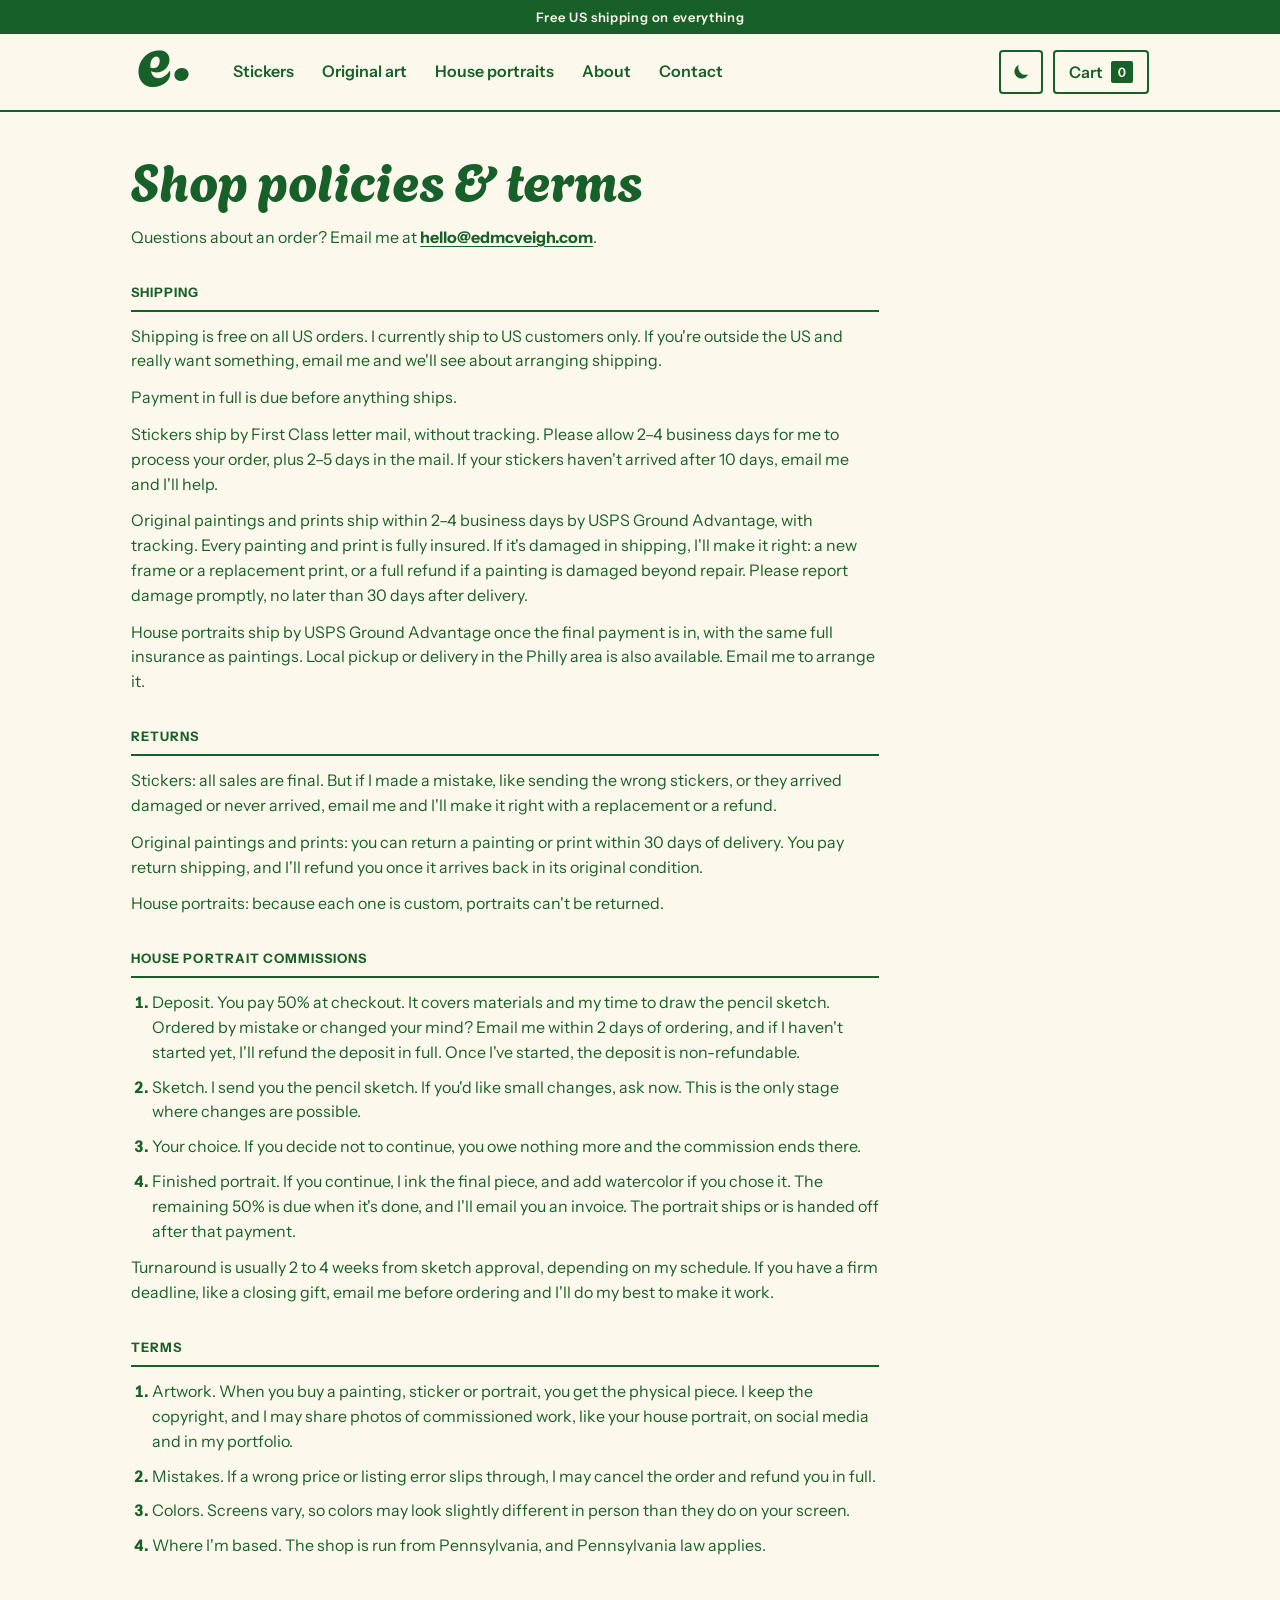
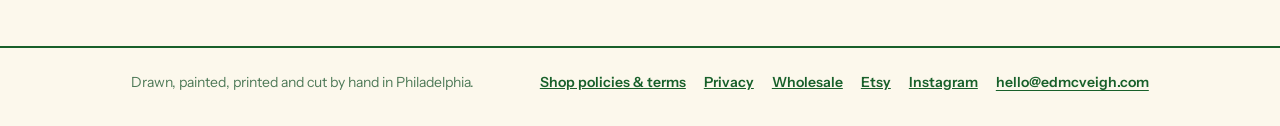
<file: policies/index.html>
<!doctype html>
<html lang="en">
<head>
<meta charset="utf-8">
<title>Shop policies &amp; terms · ed.mcveigh shop</title>
<meta name="robots" content="noindex">
<!-- shop.edmcveigh.com/policies → the policies page inside the shop -->
<meta http-equiv="refresh" content="0; url=/#policies">
<script>location.replace("/#policies");</script>
</head>
<body style="margin:0;padding:24px;background:#fcf8ec;color:#18602a;font-family:system-ui,sans-serif"><a href="/#policies">Shop policies &amp; terms</a></body>
</html>
</file>
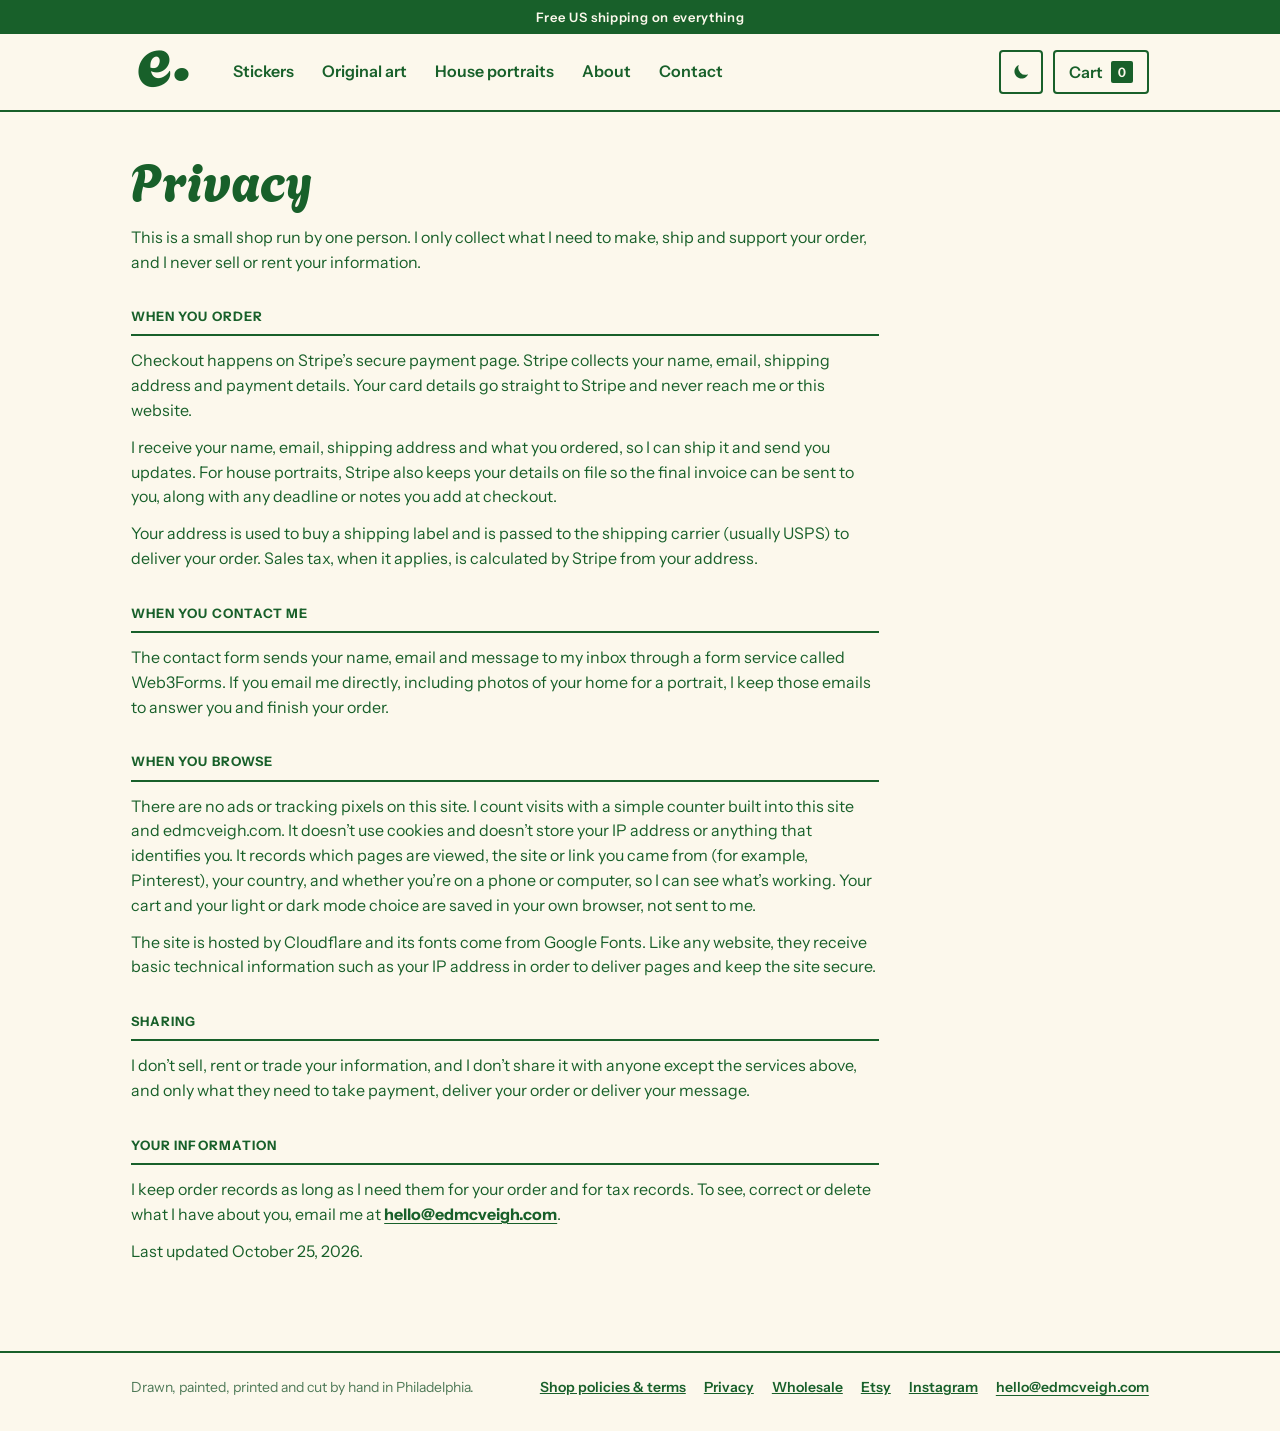
<file: privacy/index.html>
<!doctype html>
<html lang="en">
<head>
<meta charset="utf-8">
<title>Privacy · ed.mcveigh shop</title>
<meta name="robots" content="noindex">
<!-- shop.edmcveigh.com/privacy → the privacy page inside the shop -->
<meta http-equiv="refresh" content="0; url=/#privacy">
<script>location.replace("/#privacy");</script>
</head>
<body style="margin:0;padding:24px;background:#fcf8ec;color:#18602a;font-family:system-ui,sans-serif"><a href="/#privacy">Privacy</a></body>
</html>
</file>
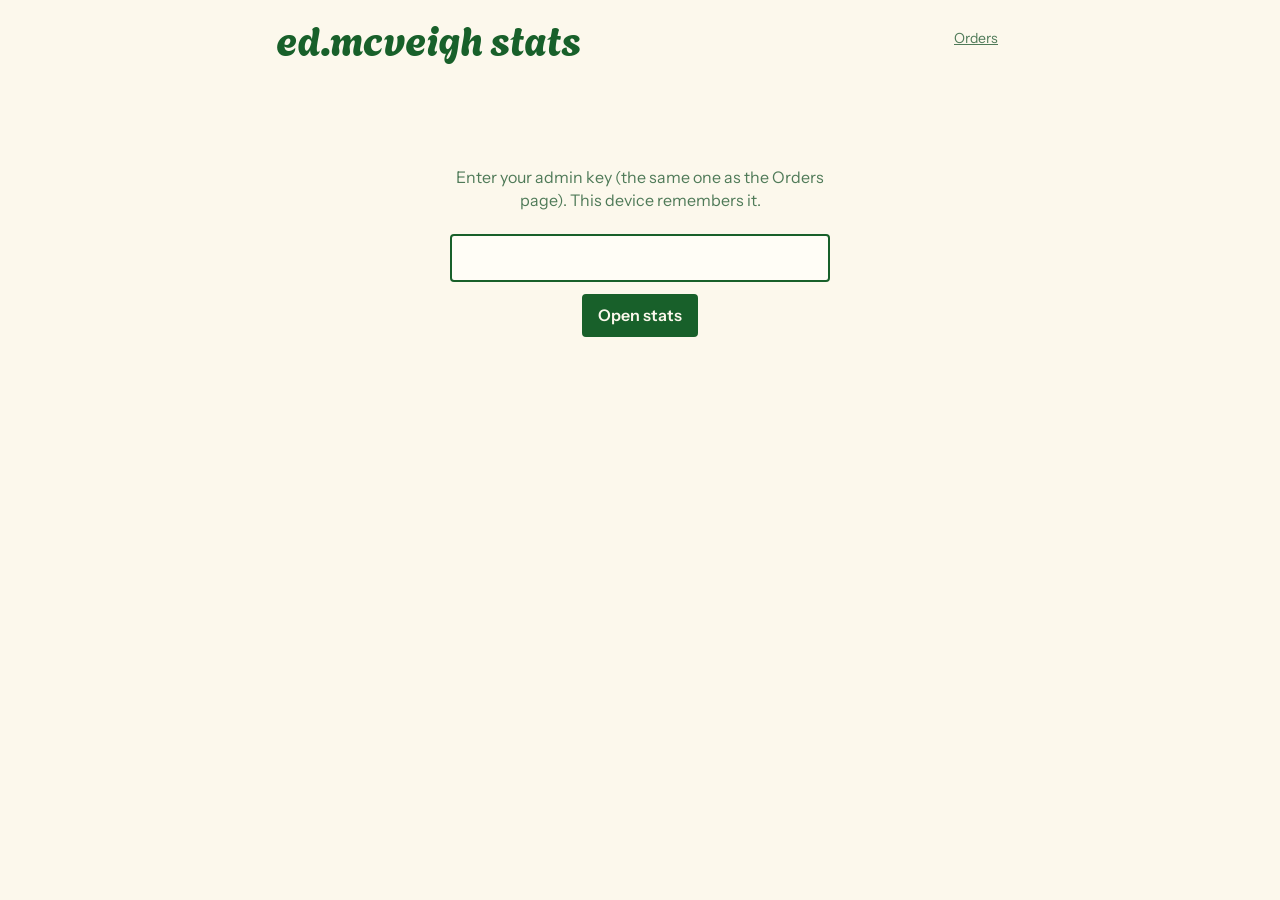
<file: stats/index.html>
<!doctype html>
<html lang="en">
<head>
<meta charset="utf-8">
<meta name="viewport" content="width=device-width, initial-scale=1, viewport-fit=cover">
<title>Stats · ed.mcveigh shop</title>
<meta name="robots" content="noindex, nofollow">
<link rel="icon" href="/favicon.ico" sizes="any">
<link rel="apple-touch-icon" href="/assets/brand/apple-touch-icon.png">
<meta name="theme-color" content="#18602a">
<link rel="preconnect" href="https://fonts.googleapis.com">
<link rel="preconnect" href="https://fonts.gstatic.com" crossorigin>
<link rel="stylesheet" href="https://fonts.googleapis.com/css2?family=Agbalumo&family=Instrument+Sans:wght@400;500;600&display=swap">
<script>
  (() => {
    let m = null;
    try { m = localStorage.getItem('edm-mode'); } catch (e) {}
    if (m !== 'light' && m !== 'dark') m = matchMedia('(prefers-color-scheme: dark)').matches ? 'dark' : 'light';
    document.documentElement.dataset.mode = m;
  })();
</script>
<style>
:root {
  --cream: #fcf8ec; --card: #fffdf6; --ink: #18602a; --ink-soft: #4f7a58; --line: rgba(24, 96, 42, .2);
  --late: #b3261e; --soon: #8a5a00; --soon-bg: #fbecc8; --late-bg: #f8dcd8; --ok-bg: #e2efe0;
  --shadow: rgba(24, 96, 42, .12);
  --display: "Agbalumo", "Cooper Black", Georgia, serif;
  --ui: "Instrument Sans", system-ui, -apple-system, sans-serif;
  color-scheme: light;
}
:root[data-mode="dark"] {
  --cream: #2b0610; --card: #380b17; --ink: #86d8ef; --ink-soft: #79b3c7; --line: rgba(134, 216, 239, .22);
  --late: #ff9b8f; --soon: #ffd37a; --soon-bg: rgba(255, 211, 122, .14); --late-bg: rgba(255, 155, 143, .14); --ok-bg: rgba(134, 216, 239, .12);
  --shadow: rgba(0, 0, 0, .35);
  color-scheme: dark;
}
* { box-sizing: border-box; }
html, body { margin: 0; }
body { background: var(--cream); color: var(--ink); font: 16px/1.45 var(--ui); min-height: 100svh; }
.wrap { max-width: 760px; margin: 0 auto; padding: 18px 16px 64px; }
header { display: flex; align-items: center; justify-content: space-between; gap: 12px; margin-bottom: 18px; }
h1 { font: 400 clamp(30px, 7vw, 40px)/1 var(--display); margin: 0; }
h1 a { color: inherit; text-decoration: none; }
button, input { font: inherit; color: inherit; }
.btn {
  border: 2px solid var(--ink); background: var(--cream); color: var(--ink); border-radius: 4px;
  padding: 8px 14px; font-weight: 600; cursor: pointer; white-space: nowrap;
}
.btn:hover, .btn:focus-visible { background: var(--ink); color: var(--cream); outline: none; }
.btn.solid { background: var(--ink); color: var(--cream); }
.btn.solid:hover, .btn.solid:focus-visible { filter: brightness(1.12); }
.btn.small { padding: 5px 10px; font-size: 14px; border-width: 1.5px; }
.btn:disabled { opacity: .5; cursor: default; }
.link { background: none; border: 0; padding: 0; color: var(--ink-soft); text-decoration: underline; cursor: pointer; font-size: 14px; }
.tabs { display: flex; gap: 6px; flex-wrap: wrap; margin-bottom: 14px; }
.tab { border: 1.5px solid var(--line); background: none; border-radius: 99px; padding: 6px 14px; font-weight: 600; cursor: pointer; }
.tab[aria-pressed="true"] { background: var(--ink); color: var(--cream); border-color: var(--ink); }
.toolbar { display: flex; justify-content: space-between; align-items: center; gap: 10px; flex-wrap: wrap; margin-bottom: 14px; color: var(--ink-soft); font-size: 14px; }
.order { background: var(--card); border: 1.5px solid var(--line); border-radius: 8px; padding: 16px; margin-bottom: 14px; box-shadow: 0 2px 6px var(--shadow); }
.order.done { opacity: .78; }
.top { display: flex; justify-content: space-between; align-items: flex-start; gap: 10px; flex-wrap: wrap; margin-bottom: 12px; }
.badge { display: inline-block; font-weight: 600; font-size: 14px; padding: 3px 10px; border-radius: 99px; background: var(--ok-bg); }
.badge.soon { background: var(--soon-bg); color: var(--soon); }
.badge.late { background: var(--late-bg); color: var(--late); }
.meta { color: var(--ink-soft); font-size: 14px; }
.cols { display: grid; grid-template-columns: 1fr 1fr; gap: 16px; }
@media (max-width: 560px) { .cols { grid-template-columns: 1fr; } }
.items { list-style: none; margin: 0; padding: 0; display: grid; gap: 8px; }
.items li { display: flex; gap: 10px; align-items: center; }
.items img { width: 52px; height: 52px; object-fit: contain; border-radius: 4px; background: var(--cream); border: 1px solid var(--line); flex: none; }
.qty { font-weight: 700; }
.opt { color: var(--ink-soft); font-size: 14px; }
.label { font-size: 12px; text-transform: uppercase; letter-spacing: .06em; color: var(--ink-soft); font-weight: 600; margin-bottom: 4px; }
.addr { white-space: pre-line; margin: 0 0 6px; }
.notes { white-space: pre-line; background: var(--soon-bg); border-radius: 6px; padding: 8px 10px; margin-top: 12px; font-size: 15px; }
.foot { display: flex; justify-content: space-between; align-items: center; gap: 10px; flex-wrap: wrap; border-top: 1px solid var(--line); margin-top: 14px; padding-top: 12px; }
.foot .money { font-size: 14px; color: var(--ink-soft); }
.ship { display: flex; gap: 8px; align-items: center; flex-wrap: wrap; }
.ship input { border: 1.5px solid var(--line); background: var(--cream); border-radius: 4px; padding: 6px 10px; width: 190px; font-size: 14px; }
.shipped { font-weight: 600; }
a { color: var(--ink); }
.gate { max-width: 380px; margin: 12vh auto 0; text-align: center; }
.gate p { color: var(--ink-soft); }
.gate input { width: 100%; border: 2px solid var(--ink); background: var(--card); border-radius: 4px; padding: 10px 12px; margin: 6px 0 12px; }
.msg { color: var(--late); min-height: 1.4em; }
.empty { text-align: center; color: var(--ink-soft); padding: 40px 0; }
.mode { background: var(--late-bg); color: var(--late); border-radius: 6px; padding: 8px 12px; margin-bottom: 14px; font-size: 14px; }

/* Stats page */
.tiles { display: grid; grid-template-columns: repeat(auto-fit, minmax(128px, 1fr)); gap: 10px; margin-bottom: 18px; }
.tile { background: var(--card); border: 1.5px solid var(--line); border-radius: 8px; padding: 12px 14px; }
.tile .n { font-size: 30px; font-weight: 600; line-height: 1.1; font-variant-numeric: tabular-nums; }
.tile .k { font-size: 13px; color: var(--ink-soft); }
.panel { background: var(--card); border: 1.5px solid var(--line); border-radius: 8px; padding: 14px 16px; margin-bottom: 14px; }
.panel h2 { font-size: 13px; text-transform: uppercase; letter-spacing: .06em; color: var(--ink-soft); font-weight: 600; margin: 0 0 10px; }
.grid2 { display: grid; grid-template-columns: 1fr 1fr; gap: 14px; }
@media (max-width: 620px) { .grid2 { grid-template-columns: 1fr; } }
.grid2 .panel { margin-bottom: 0; }
.rows { list-style: none; margin: 0; padding: 0; display: grid; gap: 8px; }
.rows li { display: grid; grid-template-columns: 1fr auto; gap: 2px 10px; font-size: 15px; }
.rows .num { font-variant-numeric: tabular-nums; font-weight: 600; }
.rows .sub { color: var(--ink-soft); font-size: 13px; }
.bar { grid-column: 1 / -1; height: 4px; border-radius: 2px; background: var(--line); overflow: hidden; }
.bar i { display: block; height: 100%; background: var(--ink); border-radius: 3px; }
.none { color: var(--ink-soft); font-size: 14px; margin: 0; }
.chart { position: relative; }
.chart svg { display: block; width: 100%; height: auto; overflow: visible; }
.chart .axis { fill: var(--ink-soft); font-size: 11px; }
.chart .grid { stroke: var(--line); stroke-width: 1; }
.chart .b { fill: var(--ink); }
.chart .hit { fill: transparent; cursor: default; }
.chart .hit:hover + .b, .chart .b.on { opacity: .75; }
.tip { position: absolute; pointer-events: none; background: var(--ink); color: var(--cream); font-size: 13px; padding: 6px 9px; border-radius: 5px; white-space: nowrap; transform: translate(-50%, -100%); margin-top: -8px; }
.tip[hidden] { display: none; }
.fine { color: var(--ink-soft); font-size: 13px; margin-top: 18px; }
</style>
</head>
<body>
<div class="wrap">
  <header>
    <h1><a href="/">ed.mcveigh</a> stats</h1>
    <span><a class="link" href="/orders/">Orders</a> &nbsp; <button class="link" id="signout" hidden>Sign out</button></span>
  </header>

  <form class="gate" id="gate" hidden>
    <p>Enter your admin key (the same one as the Orders page). This device remembers it.</p>
    <input id="key" type="password" autocomplete="current-password" aria-label="Admin key" required>
    <button class="btn solid" type="submit">Open stats</button>
    <p class="msg" id="gateMsg"></p>
  </form>

  <main id="app" hidden>
    <div class="toolbar">
      <div class="tabs" role="group" aria-label="Time range" style="margin:0">
        <button class="tab" data-days="7" aria-pressed="false">7 days</button>
        <button class="tab" data-days="30" aria-pressed="true">30 days</button>
        <button class="tab" data-days="90" aria-pressed="false">90 days</button>
      </div>
      <button class="btn small" id="refresh">Refresh</button>
    </div>
    <div id="out"><p class="empty">Loading…</p></div>
    <p class="fine">A visit is one person on one day. Not counted: bots, and your own visits on any device where you've opened Orders or Stats. No cookies are used and no IP addresses are stored.</p>
  </main>
</div>

<script>
(() => {
  const $ = (s) => document.querySelector(s);
  const esc = (s) => String(s ?? "").replace(/[&<>"']/g, (c) => ({ "&": "&amp;", "<": "&lt;", ">": "&gt;", '"': "&quot;", "'": "&#39;" }[c]));
  const store = { get: (k) => { try { return localStorage.getItem(k); } catch { return null; } }, set: (k, v) => { try { v == null ? localStorage.removeItem(k) : localStorage.setItem(k, v); } catch {} } };
  let key = store.get("edm-admin-key"), days = Number(store.get("edm-stats-days")) || 30, products = {};
  store.set("edm-no-count", "1"); // your own visits to the shop on this device aren't counted
  const fmt = (n) => Number(n || 0).toLocaleString("en-US");
  const country = (() => { let dn = null; try { dn = new Intl.DisplayNames(["en"], { type: "region" }); } catch {} return (c) => !c ? "Unknown" : (dn ? (dn.of(c) || c) : c); })();
  const pageName = (path) => {
    const id = String(path || "/").replace(/^\//, "");
    if (!id) return "Home page";
    if (products[id]) return products[id];
    const named = { stickers: "Stickers section", originals: "Original paintings section", portraits: "House portraits section", about: "About", contact: "Contact", policies: "Shop policies", privacy: "Privacy", thanks: "Thank-you page (after an order)" };
    return named[id] || named[id.split("-")[0]] || "/" + id;
  };
  const EVENT_NAMES = { "Add to cart": "Added to cart", "Checkout": "Started checkout", "Order complete": "Finished an order", "Email about painting": "Emailed about an on-view painting" };

  function rows(list, label, value, sub) {
    if (!list.length) return `<p class="none">Nothing yet.</p>`;
    const max = Math.max(...list.map(value), 1);
    return `<ul class="rows">${list.map((x) => `<li><span>${label(x)}${sub && sub(x) ? `<br><span class="sub">${sub(x)}</span>` : ""}</span><span class="num">${fmt(value(x))}</span><span class="bar"><i style="width:${Math.max(3, value(x) / max * 100)}%"></i></span></li>`).join("")}</ul>`;
  }
  const panel = (title, html) => `<section class="panel"><h2>${title}</h2>${html}</section>`;

  // One bar per day: shop visits. Hover (or tap) a day for its numbers.
  function chart(d) {
    const byDay = {};
    for (const r of d.daily) if (r.site === "shop") byDay[r.day] = r;
    const list = [];
    for (let i = d.days - 1; i >= 0; i--) {
      const day = new Date(Date.now() - i * 864e5).toLocaleDateString("en-CA", { timeZone: "America/New_York" });
      list.push({ day, visits: byDay[day]?.visits || 0, views: byDay[day]?.views || 0 });
    }
    const W = Math.max(280, Math.round(($("#out").clientWidth || 700) - 34)), H = 150, pad = 22, max = Math.max(4, ...list.map((x) => x.visits));
    const top = Math.ceil(max / 4) * 4, bw = (W - pad) / list.length, gap = Math.min(2, bw * .25);
    const y = (v) => H - v / top * (H - 10);
    const label = (day) => new Date(day + "T12:00:00").toLocaleDateString("en-US", { month: "short", day: "numeric" });
    const ticks = [0, top / 2, top].map((v) => `<line class="grid" x1="${pad}" x2="${W}" y1="${y(v)}" y2="${y(v)}"/><text class="axis" x="${pad - 6}" y="${y(v) + 4}" text-anchor="end">${v}</text>`).join("");
    const every = Math.ceil(list.length / Math.max(2, Math.floor(W / 110)));
    const bars = list.map((x, i) => {
      const bx = pad + i * bw + gap / 2, w = Math.max(1, bw - gap), h = H - y(x.visits);
      const r = Math.min(4, w / 2, h);
      const path = h > 0 ? `M${bx},${H} V${H - h + r} Q${bx},${H - h} ${bx + r},${H - h} H${bx + w - r} Q${bx + w},${H - h} ${bx + w},${H - h + r} V${H} Z` : "";
      return `<rect class="hit" data-i="${i}" x="${pad + i * bw}" y="0" width="${bw}" height="${H}"/>${path ? `<path class="b" data-i="${i}" d="${path}"/>` : ""}` +
        (i % every === 0 ? `<text class="axis" x="${bx + w / 2}" y="${H + 15}" text-anchor="middle">${label(x.day)}</text>` : "");
    }).join("");
    return { html: `<div class="chart" id="chart"><svg viewBox="0 0 ${W} ${H + 20}" role="img" aria-label="Shop visits per day">${ticks}${bars}</svg><div class="tip" id="tip" hidden></div></div>`, list, W };
  }
  function wireChart(c) {
    const box = $("#chart"); if (!box) return;
    const tip = $("#tip"), svg = box.querySelector("svg");
    const show = (i) => {
      const x = c.list[i]; const r = svg.querySelector(`.hit[data-i="${i}"]`).getBBox();
      const scale = svg.getBoundingClientRect().width / c.W;
      tip.innerHTML = `<b>${new Date(x.day + "T12:00:00").toLocaleDateString("en-US", { weekday: "short", month: "short", day: "numeric" })}</b> · ${fmt(x.visits)} visit${x.visits === 1 ? "" : "s"}, ${fmt(x.views)} page view${x.views === 1 ? "" : "s"}`;
      tip.hidden = false;
      const half = tip.offsetWidth / 2;
      tip.style.left = Math.min(Math.max((r.x + r.width / 2) * scale, half), box.clientWidth - half) + "px"; tip.style.top = "10px";
    };
    svg.addEventListener("pointermove", (e) => { const t = e.target.closest("[data-i]"); if (t) show(Number(t.dataset.i)); });
    svg.addEventListener("pointerleave", () => { tip.hidden = true; });
  }

  function render(d) {
    const total = (site, k) => d.daily.filter((r) => r.site === site).reduce((a, r) => a + (r[k] || 0), 0);
    const ev = (name) => d.events.filter((e) => e.event === name).reduce((a, e) => a + e.times, 0);
    const shopSources = d.sources.filter((s) => s.site === "shop");
    const c = chart(d);
    // Several events per product: group them under the event name, list the products underneath.
    const evGroups = {};
    for (const e of d.events) (evGroups[e.event] ||= { event: e.event, times: 0, products: [] }, evGroups[e.event].times += e.times, e.product && evGroups[e.event].products.push(`${products[e.product] || e.product} (${e.times})`));
    $("#out").innerHTML = `
      <div class="tiles">
        <div class="tile"><div class="n">${fmt(total("shop", "visits"))}</div><div class="k">Shop visits</div></div>
        <div class="tile"><div class="n">${fmt(total("shop", "views"))}</div><div class="k">Pages viewed</div></div>
        <div class="tile"><div class="n">${fmt(ev("Add to cart"))}</div><div class="k">Added to cart</div></div>
        <div class="tile"><div class="n">${fmt(ev("Order complete"))}</div><div class="k">Orders finished</div></div>
        <div class="tile"><div class="n">${fmt(total("links", "visits"))}</div><div class="k">Links page visits</div></div>
      </div>
      ${panel("Shop visits per day", c.html)}
      <div class="grid2">
        ${panel("Where shop visits came from", rows(shopSources, (x) => esc(x.source), (x) => x.visits))}
        ${panel("Pins and posts that brought visits", rows(d.campaigns, (x) => esc(x.campaign), (x) => x.visits, (x) => esc(x.source)))}
        ${panel("Most viewed pages", rows(d.pages, (x) => esc(pageName(x.path)), (x) => x.visits))}
        ${panel("What visitors did", rows(Object.values(evGroups), (x) => esc(EVENT_NAMES[x.event] || x.event), (x) => x.times, (x) => esc(x.products.slice(0, 4).join(", "))))}
        ${panel("Links page clicks", rows(d.links, (x) => esc(x.link || "?"), (x) => x.clicks))}
        ${panel("Phone or computer", rows(d.devices, (x) => esc(x.device || "unknown"), (x) => x.visits))}
        ${panel("Countries", rows(d.countries, (x) => esc(country(x.country)), (x) => x.visits))}
      </div>`;
    wireChart(c);
  }

  async function load() {
    $("#gate").hidden = true; $("#app").hidden = false; $("#signout").hidden = false;
    document.querySelectorAll("[data-days]").forEach((b) => b.setAttribute("aria-pressed", String(Number(b.dataset.days) === days)));
    try {
      if (!Object.keys(products).length) {
        try { (await (await fetch("/data/products.json", { cache: "no-cache" })).json()).products.forEach((p) => products[p.id] = p.name); } catch {}
      }
      const res = await fetch(`/api/stats?days=${days}`, { headers: { Authorization: `Bearer ${key}` }, cache: "no-store" });
      const d = await res.json().catch(() => ({}));
      if (res.status === 401) return signOut("That admin key didn't work.");
      if (!res.ok) throw new Error(d.error || `error ${res.status}`);
      render(d);
    } catch (e) {
      $("#out").innerHTML = `<p class="empty">Couldn't load stats: ${esc(e.message)}</p>`;
    }
  }
  function signOut(msg) {
    key = null; store.set("edm-admin-key", null);
    $("#app").hidden = true; $("#signout").hidden = true; $("#gate").hidden = false; $("#gateMsg").textContent = msg || "";
  }
  document.addEventListener("click", (e) => {
    const t = e.target.closest("button"); if (!t) return;
    if (t.dataset.days) { days = Number(t.dataset.days); store.set("edm-stats-days", days); load(); }
    else if (t.id === "refresh") load();
    else if (t.id === "signout") signOut();
  });
  $("#gate").addEventListener("submit", (e) => {
    e.preventDefault();
    key = $("#key").value.trim(); store.set("edm-admin-key", key); $("#key").value = "";
    load();
  });
  key ? load() : signOut();
})();
</script>
</body>
</html>
</file>
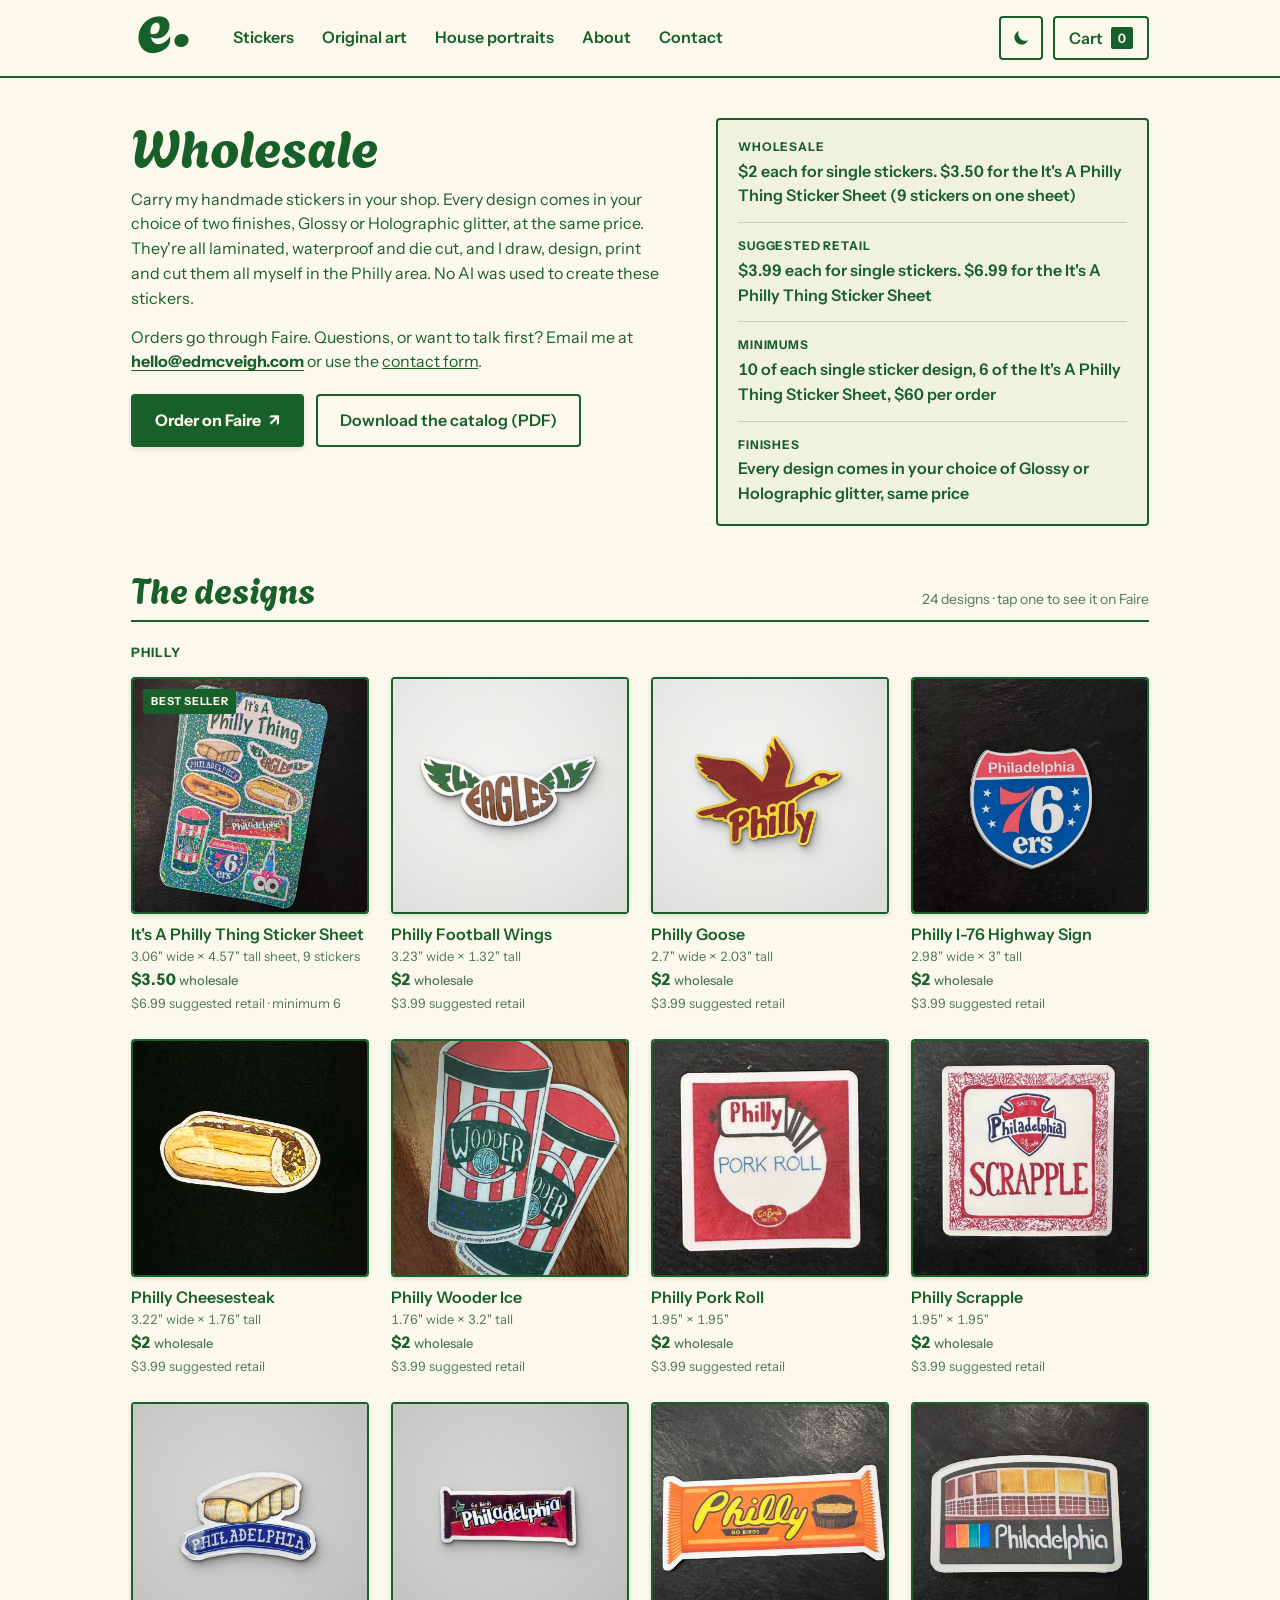
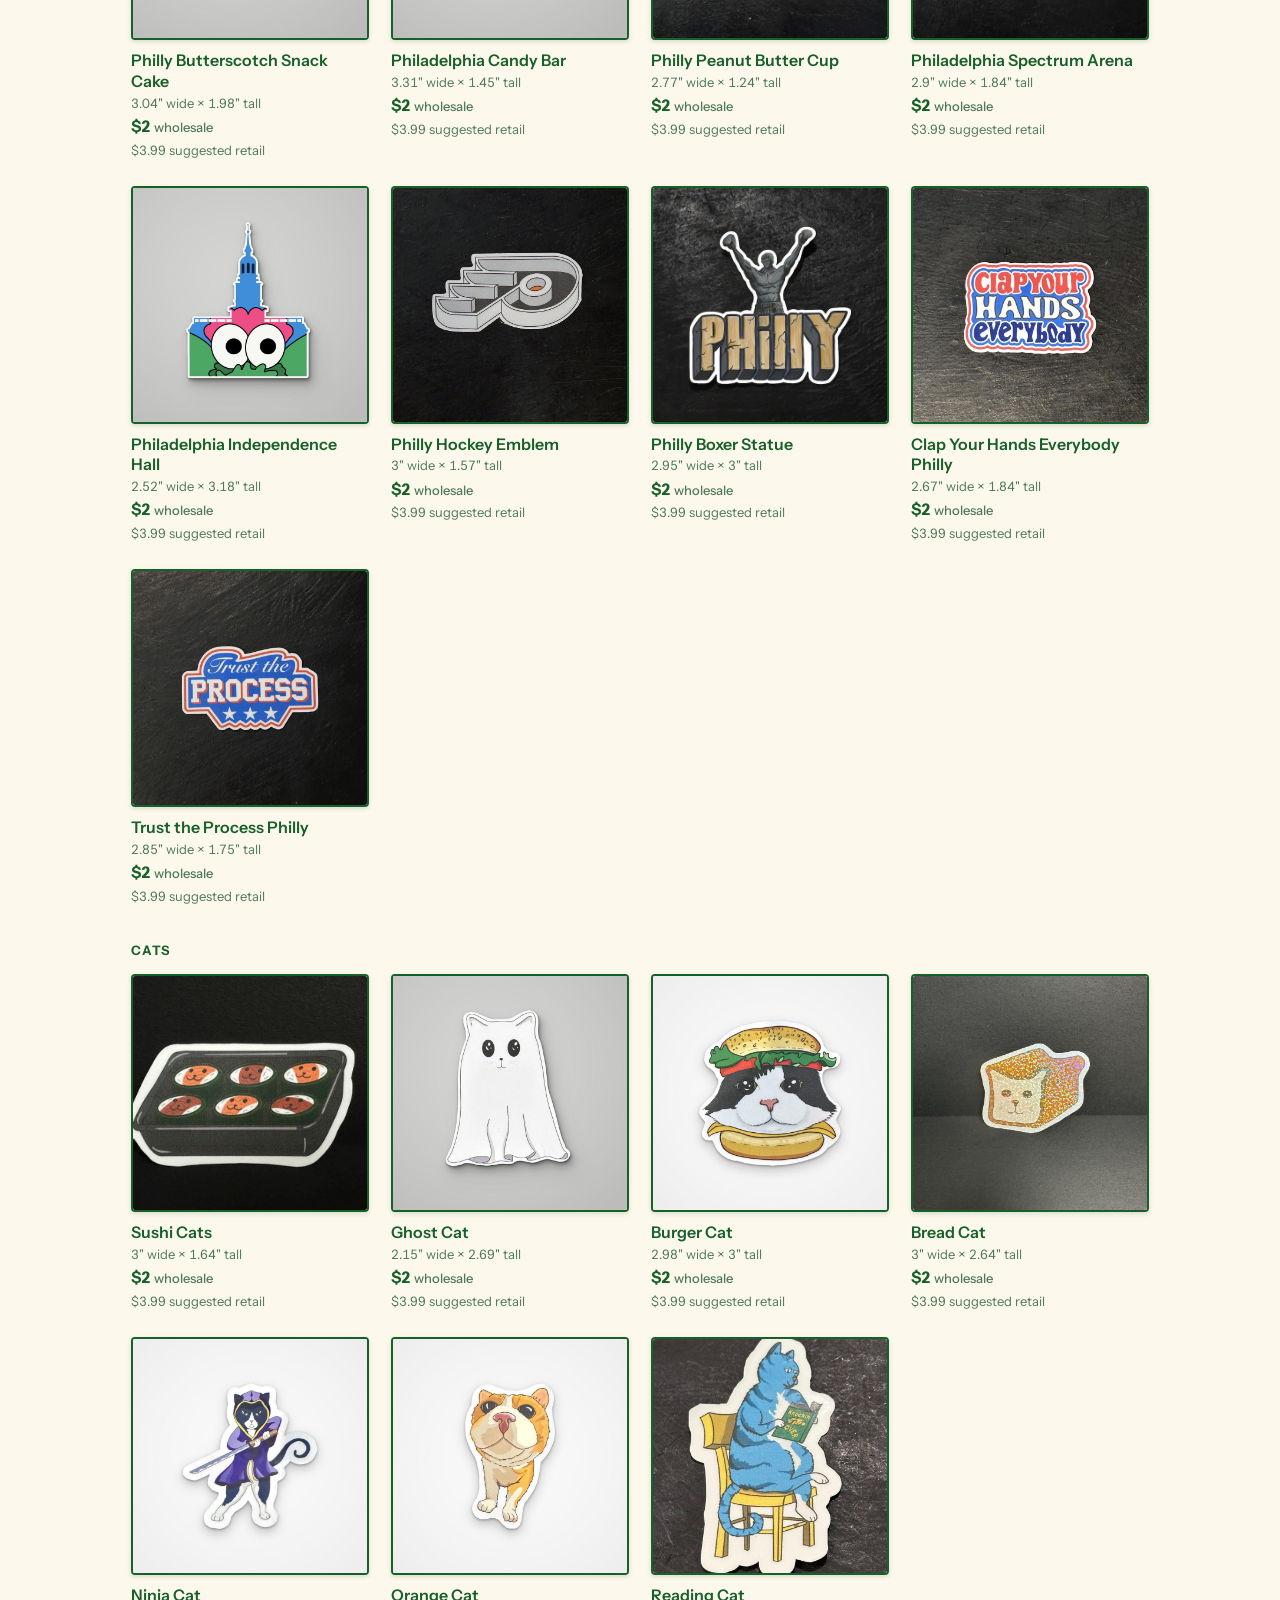
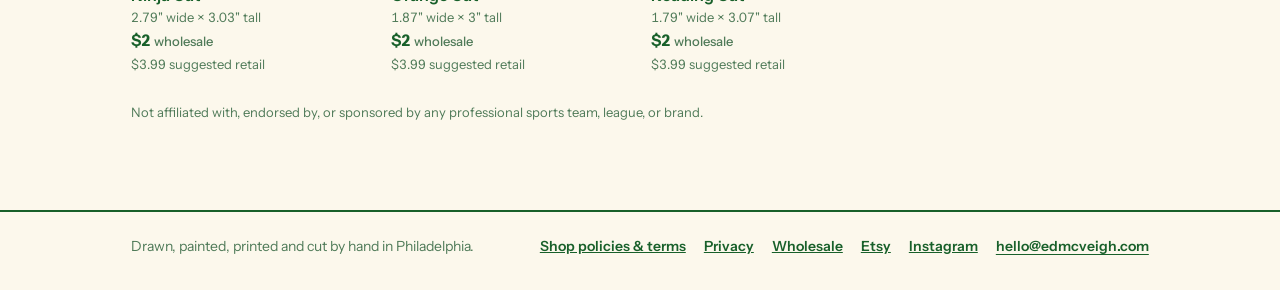
<file: wholesale/index.html>
<!doctype html>
<html lang="en">
<head>
<meta charset="utf-8">
<title>Wholesale · ed.mcveigh shop</title>
<!-- shop.edmcveigh.com/wholesale → the wholesale page inside the shop -->
<meta http-equiv="refresh" content="0; url=/#wholesale">
<script>location.replace("/#wholesale");</script>
</head>
<body style="margin:0;padding:24px;background:#fcf8ec;color:#18602a;font-family:system-ui,sans-serif"><a href="/#wholesale">Wholesale</a></body>
</html>
</file>
